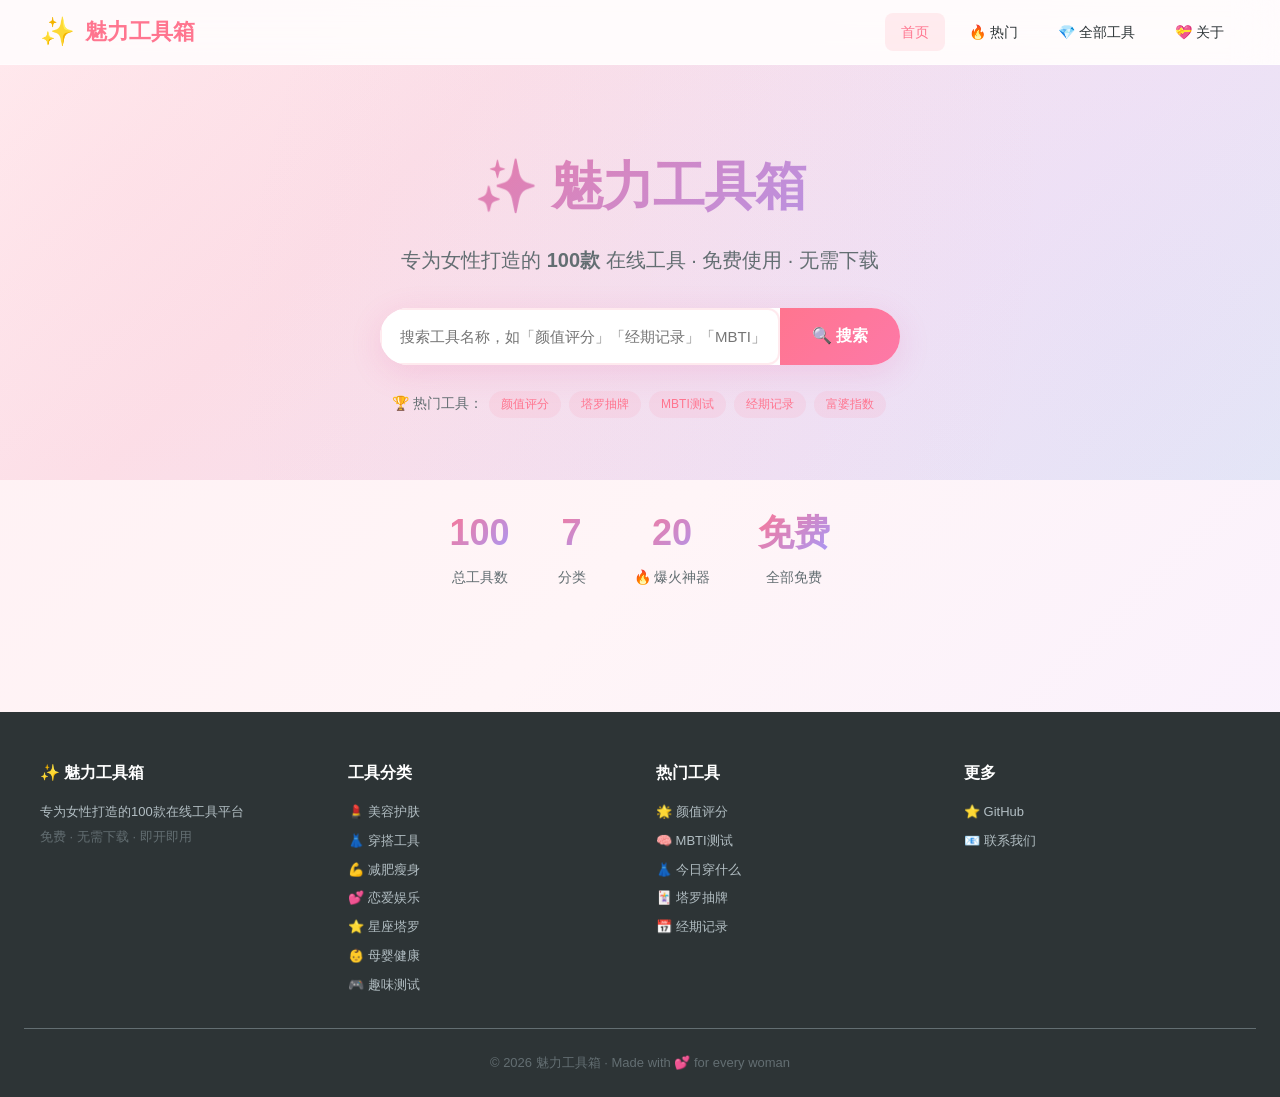
<file: index.html>
<!DOCTYPE html>
<html lang="zh-CN">
<head>
  <meta charset="UTF-8">
  <meta name="viewport" content="width=device-width, initial-scale=1.0">
  <title>魅力工具箱 ✨ - 专为女性打造的100款在线工具</title>
  <meta name="description" content="魅力工具箱 - 专为女性打造的100款在线工具平台，涵盖美容护肤、穿搭、减肥、恋爱、星座塔罗、母婴健康、趣味测试等类别。免费使用，无需下载。">
  <meta name="keywords" content="女性工具,在线工具,AI工具,美容护肤,穿搭推荐,减肥工具,星座测试,MBTI,塔罗占卜,经期记录">
  
  <!-- Favicon with inline SVG -->
  <link rel="icon" href="data:image/svg+xml,<svg xmlns='http://www.w3.org/2000/svg' viewBox='0 0 100 100'><text y='.9em' font-size='90'>✨</text></svg>">
  
  <!-- Open Graph -->
  <meta property="og:title" content="魅力工具箱 - 100款女性在线工具">
  <meta property="og:description" content="专为女性打造的100款在线工具，美容护肤、穿搭推荐、减肥瘦身、恋爱测试、星座塔罗一应俱全！">
  <meta property="og:type" content="website">
  
  <!-- Styles -->
  <link rel="stylesheet" href="src/styles/app.css">
</head>
<body>

<!-- ===== Navigation ===== -->
<nav class="navbar">
  <div class="navbar-inner">
    <a href="/" class="logo">
      <span class="logo-icon">✨</span>
      魅力工具箱
    </a>
    <button class="menu-toggle" onclick="toggleMenu()" aria-label="菜单">☰</button>
    <div class="nav-links" id="navLinks">
      <a href="#" class="active" data-nav="home">首页</a>
      <a href="#hot" data-nav="hot">🔥 热门</a>
      <a href="#categories">💎 全部工具</a>
      <a href="#about">💝 关于</a>
    </div>
  </div>
</nav>

<!-- ===== Hero Section ===== -->
<section class="hero">
  <div class="hero-content">
    <h1>✨ 魅力工具箱</h1>
    <p>专为女性打造的 <strong>100款</strong> 在线工具 · 免费使用 · 无需下载</p>
    
    <div class="search-box">
      <input type="text" id="searchInput" placeholder="搜索工具名称，如「颜值评分」「经期记录」「MBTI」...">
      <button onclick="App.handleSearch(document.getElementById('searchInput').value)">🔍 搜索</button>
    </div>
    
    <div style="margin-top:16px;font-size:14px;color:var(--text-light);">
      🏆 热门工具：
      <span class="tag" style="cursor:pointer;" onclick="App.openGoldenTool(91)">颜值评分</span>
      <span class="tag" style="cursor:pointer;" onclick="App.openGoldenTool(74)">塔罗抽牌</span>
      <span class="tag" style="cursor:pointer;" onclick="App.openGoldenTool(95)">MBTI测试</span>
      <span class="tag" style="cursor:pointer;" onclick="App.openGoldenTool(81)">经期记录</span>
      <span class="tag" style="cursor:pointer;" onclick="App.openGoldenTool(96)">富婆指数</span>
    </div>
  </div>
</section>

<!-- ===== Stats Bar ===== -->
<div class="stats-bar">
  <div class="stat-item">
    <div class="num">100</div>
    <div class="label">总工具数</div>
  </div>
  <div class="stat-item">
    <div class="num">7</div>
    <div class="label">分类</div>
  </div>
  <div class="stat-item">
    <div class="num">20</div>
    <div class="label">🔥 爆火神器</div>
  </div>
  <div class="stat-item">
    <div class="num">免费</div>
    <div class="label">全部免费</div>
  </div>
</div>

<!-- ===== Tab System ===== -->
<div class="tabs-container">
  <div id="tabsContainer"></div>
</div>

<!-- ===== Tool Modal ===== -->
<div class="modal-overlay" id="toolModal">
  <div class="modal-content" style="position:relative;">
    <button class="modal-close modal-close-btn" style="position:absolute;top:16px;right:16px;background:none;border:none;font-size:28px;cursor:pointer;color:var(--text-muted);">✕</button>
    <div id="modal-tool-content"></div>
  </div>
</div>

<!-- ===== Footer ===== -->
<footer class="footer">
  <div class="footer-inner">
    <div>
      <h3>✨ 魅力工具箱</h3>
      <p style="font-size:13px;color:#b2bec3;margin-top:8px;">专为女性打造的100款在线工具平台</p>
      <p style="font-size:13px;color:#636e72;margin-top:4px;">免费 · 无需下载 · 即开即用</p>
    </div>
    <div>
      <h3>工具分类</h3>
      <a href="#" onclick="App.switchTab('beauty');return false;">💄 美容护肤</a>
      <a href="#" onclick="App.switchTab('fashion');return false;">👗 穿搭工具</a>
      <a href="#" onclick="App.switchTab('fitness');return false;">💪 减肥瘦身</a>
      <a href="#" onclick="App.switchTab('love');return false;">💕 恋爱娱乐</a>
      <a href="#" onclick="App.switchTab('astrology');return false;">⭐ 星座塔罗</a>
      <a href="#" onclick="App.switchTab('health');return false;">👶 母婴健康</a>
      <a href="#" onclick="App.switchTab('fun');return false;">🎮 趣味测试</a>
    </div>
    <div>
      <h3>热门工具</h3>
      <a href="#" onclick="App.openGoldenTool(91);return false;">🌟 颜值评分</a>
      <a href="#" onclick="App.openGoldenTool(95);return false;">🧠 MBTI测试</a>
      <a href="#" onclick="App.openGoldenTool(22);return false;">👗 今日穿什么</a>
      <a href="#" onclick="App.openGoldenTool(74);return false;">🃏 塔罗抽牌</a>
      <a href="#" onclick="App.openGoldenTool(81);return false;">📅 经期记录</a>
    </div>
    <div>
      <h3>更多</h3>
      <a href="https://github.com" target="_blank">⭐ GitHub</a>
      <a href="mailto:hello@example.com">📧 联系我们</a>
    </div>
  </div>
  <div class="footer-bottom">
    © 2026 魅力工具箱 · Made with 💕 for every woman
  </div>
</footer>

<!-- ===== Scripts ===== -->
<script type="module">
  import App from './src/app.js';
  
  // 全局暴露App
  window.App = App;
  
  // DOM Ready
  document.addEventListener('DOMContentLoaded', () => {
    App.init();
  });
</script>

<script>
  // 导航菜单切换
  function toggleMenu() {
    document.getElementById('navLinks').classList.toggle('open');
  }
  
  // 平滑滚动
  document.querySelectorAll('a[href^="#"]').forEach(anchor => {
    anchor.addEventListener('click', function(e) {
      const href = this.getAttribute('href');
      if (href && href.startsWith('#') && href.length > 1) {
        const target = document.querySelector(href);
        if (target) {
          e.preventDefault();
          target.scrollIntoView({ behavior: 'smooth' });
        }
      }
    });
  });
</script>

</body>
</html>
</file>
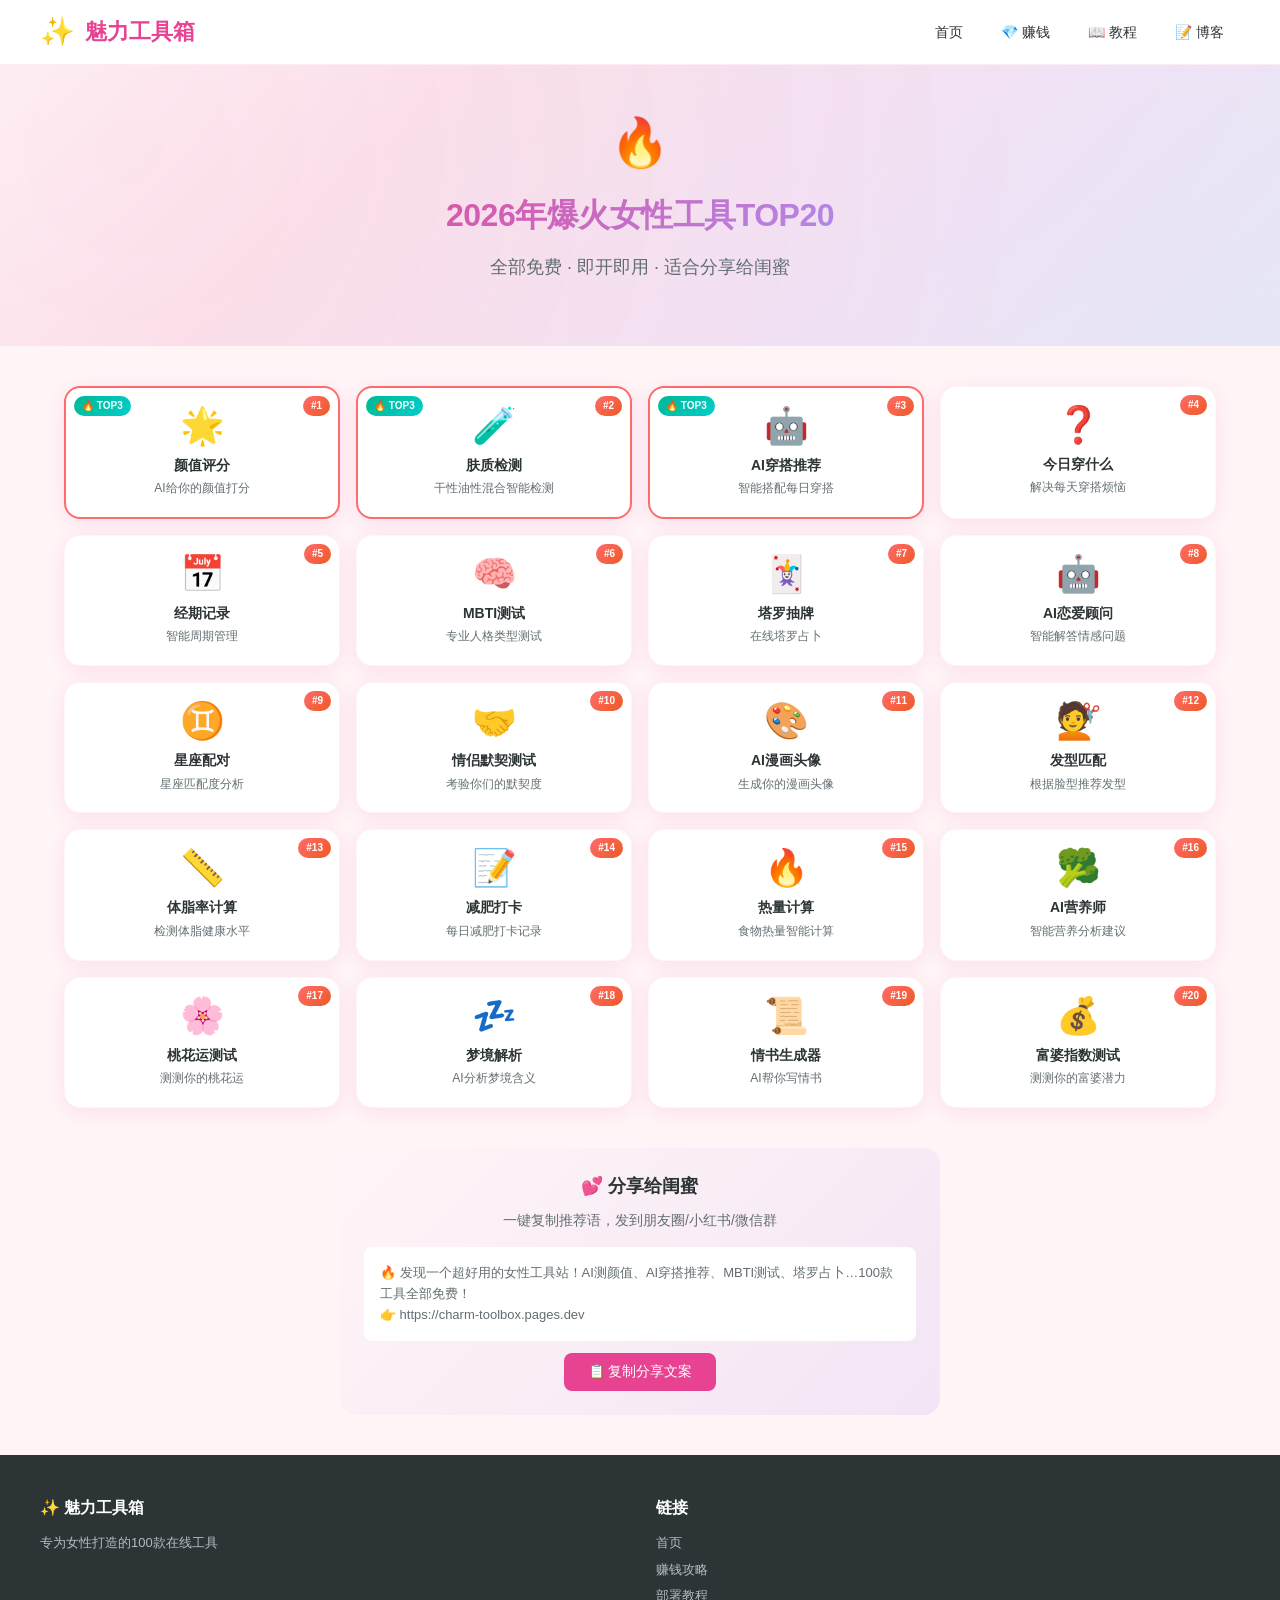
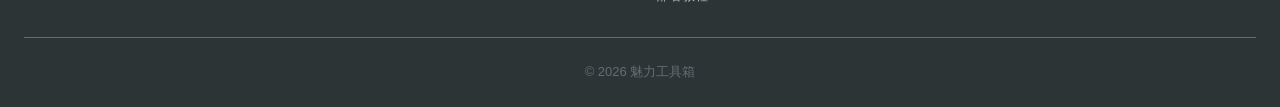
<file: hot20.html>
<!DOCTYPE html>
<html lang="zh-CN">
<head>
  <meta charset="UTF-8">
  <meta name="viewport" content="width=device-width, initial-scale=1.0">
  <title>🔥 免费女性工具TOP20 - 魅力工具箱</title>
  <meta name="description" content="2026年最火的20款免费女性在线工具！AI颜值评分、AI穿搭推荐、MBTI测试、塔罗占卜、经期记录…全部免费！">
  <meta property="og:title" content="🔥 免费女性工具TOP20">
  <meta property="og:description" content="AI颜值评分、AI穿搭推荐、MBTI测试、富婆指数…20款爆火免费工具！">
  <meta property="og:type" content="website">
  <meta name="twitter:card" content="summary_large_image">
  <link rel="stylesheet" href="css/style.css">
  <link rel="icon" href="data:image/svg+xml,<svg xmlns=%22http://www.w3.org/2000/svg%22 viewBox=%220 0 100 100%22><text y=%22.9em%22 font-size=%2290%22>🔥</text></svg>">
</head>
<body>

<nav class="navbar">
  <div class="navbar-inner">
    <a href="/" class="logo"><span class="logo-icon">✨</span> 魅力工具箱</a>
    <button class="menu-toggle" onclick="document.getElementById('navLinks').classList.toggle('open')">☰</button>
    <div class="nav-links" id="navLinks">
      <a href="/">首页</a>
      <a href="/pages/money.html">💎 赚钱</a>
      <a href="/pages/guide.html">📖 教程</a>
      <a href="/pages/blog.html">📝 博客</a>
    </div>
  </div>
</nav>

<section class="hero" style="padding:40px 24px;">
  <div class="hero-content">
    <div style="font-size:48px;margin-bottom:8px;">🔥</div>
    <h1 style="font-size:32px;">2026年爆火女性工具TOP20</h1>
    <p>全部免费 · 即开即用 · 适合分享给闺蜜</p>
  </div>
</section>

<div class="section">
  <div class="tool-grid hot-grid" id="viralGrid"></div>
</div>

<div style="max-width:600px;margin:0 auto 40px;padding:24px;background:linear-gradient(135deg,#fff5f7,#f3e5f5);border-radius:var(--radius);text-align:center;">
  <h3 style="font-size:18px;margin-bottom:8px;">💕 分享给闺蜜</h3>
  <p style="font-size:14px;color:var(--text-light);margin-bottom:16px;">一键复制推荐语，发到朋友圈/小红书/微信群</p>
  <div style="background:white;border-radius:8px;padding:16px;font-size:13px;color:var(--text-light);text-align:left;margin-bottom:12px;">
    🔥 发现一个超好用的女性工具站！AI测颜值、AI穿搭推荐、MBTI测试、塔罗占卜…100款工具全部免费！<br>
    👉 https://charm-toolbox.pages.dev
  </div>
  <button onclick="navigator.clipboard.writeText('🔥 发现一个超好用的女性工具站！AI测颜值、AI穿搭推荐、MBTI测试、塔罗占卜…100款工具全部免费！\n👉 https://charm-toolbox.pages.dev').then(()=>{this.textContent='✅ 已复制！';setTimeout(()=>{this.textContent='📋 复制分享文案'},2000)})" style="padding:10px 24px;background:var(--primary);color:white;border:none;border-radius:8px;cursor:pointer;font-size:14px;">
    📋 复制分享文案
  </button>
</div>

<footer class="footer">
  <div class="footer-inner">
    <div><h3>✨ 魅力工具箱</h3><p style="font-size:13px;color:#b2bec3;">专为女性打造的100款在线工具</p></div>
    <div><h3>链接</h3><a href="/">首页</a><a href="/pages/money.html">赚钱攻略</a><a href="/pages/guide.html">部署教程</a></div>
  </div>
  <div class="footer-bottom">© 2026 魅力工具箱</div>
</footer>

<script src="js/data.js"></script>
<script>
function renderViralTools() {
  const all = getAllTools();
  const hotIds = TOOLS_DATA.hotTools;
  const items = hotIds.map(id => all.find(t => t.id === id)).filter(Boolean);
  
  const grid = document.getElementById('viralGrid');
  grid.innerHTML = items.map((t, i) => `
    <a href="javascript:void(0)" class="tool-card" onclick="showTool(${t.id})" style="${i < 3 ? 'border:2px solid #ff6b6b;' : ''}">
      <span class="hot-tag">#${i+1}</span>
      ${i < 3 ? '<span class="new-tag">🔥 TOP3</span>' : ''}
      <div class="icon">${t.icon}</div>
      <div class="name">${t.name}</div>
      <div class="desc">${t.desc}</div>
    </a>
  `).join('');
}

function showTool(id) {
  const all = getAllTools();
  const tool = all.find(t => t.id === id);
  if (!tool) return;
  
  const modal = document.createElement('div');
  modal.className = 'modal-overlay open';
  modal.onclick = function(e) { if (e.target === this) document.body.removeChild(modal); };
  modal.innerHTML = `
    <div class="modal-content">
      <button class="modal-close" onclick="document.body.removeChild(this.closest('.modal-overlay'))">✕</button>
      <div class="icon-big">${tool.icon}</div>
      <h2>${tool.name} 🔥</h2>
      <p>📂 ${tool.category} · ${tool.desc}</p>
      <ul class="features">
        ${tool.features.map(f => '<li>'+f+'</li>').join('')}
      </ul>
      <button class="btn-primary" onclick="document.body.removeChild(this.closest('.modal-overlay'))">✨ 马上去用！</button>
    </div>
  `;
  document.body.appendChild(modal);
  document.body.style.overflow = 'hidden';
  
  modal.querySelector('.modal-close').addEventListener('click', function() {
    document.body.removeChild(modal);
    document.body.style.overflow = '';
  });
}

document.addEventListener('DOMContentLoaded', renderViralTools);
</script>
</body>
</html>
</file>
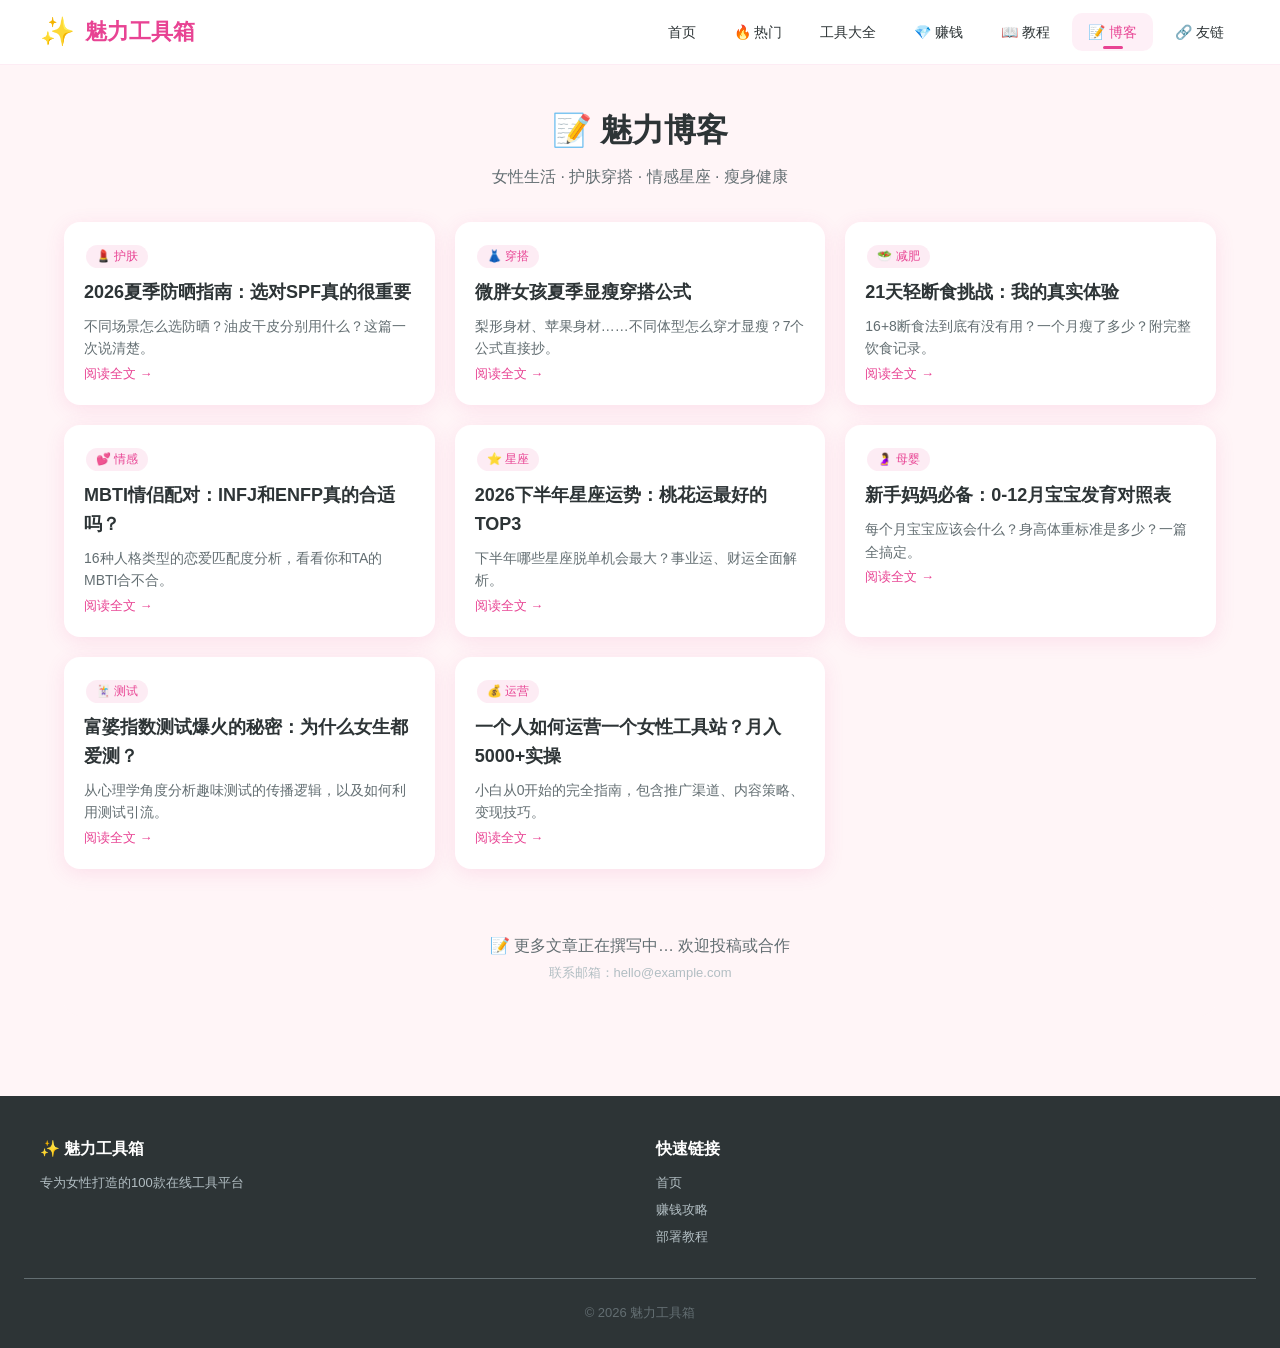
<file: pages/blog.html>
<!DOCTYPE html>
<html lang="zh-CN">
<head>
  <meta charset="UTF-8">
  <meta name="viewport" content="width=device-width, initial-scale=1.0">
  <title>博客 - 魅力工具箱</title>
  <meta name="description" content="魅力工具箱博客 - 女性生活技巧、护肤秘籍、穿搭指南、减肥知识、星座运势。">
  <link rel="stylesheet" href="../css/style.css">
  <link rel="icon" href="data:image/svg+xml,<svg xmlns=%22http://www.w3.org/2000/svg%22 viewBox=%220 0 100 100%22><text y=%22.9em%22 font-size=%2290%22>📝</text></svg>">
</head>
<body>

<nav class="navbar">
  <div class="navbar-inner">
    <a href="../" class="logo"><span class="logo-icon">✨</span> 魅力工具箱</a>
    <button class="menu-toggle" onclick="document.getElementById('navLinks').classList.toggle('open')">☰</button>
    <div class="nav-links" id="navLinks">
      <a href="../">首页</a>
      <a href="../#hot">🔥 热门</a>
      <a href="../#categories">工具大全</a>
      <a href="money.html">💎 赚钱</a>
      <a href="guide.html">📖 教程</a>
      <a href="blog.html" class="active">📝 博客</a>
      <a href="links.html">🔗 友链</a>
    </div>
  </div>
</nav>

<div class="section">
  <h1 style="text-align:center;font-size:32px;margin-bottom:8px;">📝 魅力博客</h1>
  <p style="text-align:center;color:var(--text-light);margin-bottom:32px;">女性生活 · 护肤穿搭 · 情感星座 · 瘦身健康</p>

  <div style="display:grid;grid-template-columns:repeat(auto-fill,minmax(300px,1fr));gap:20px;">

    <article style="background:white;border-radius:var(--radius);overflow:hidden;box-shadow:var(--shadow);">
      <div style="padding:20px;">
        <span class="tag">💄 护肤</span>
        <h3 style="font-size:18px;margin:8px 0;">2026夏季防晒指南：选对SPF真的很重要</h3>
        <p style="font-size:14px;color:var(--text-light);">不同场景怎么选防晒？油皮干皮分别用什么？这篇一次说清楚。</p>
        <a href="#" style="color:var(--primary);text-decoration:none;font-size:13px;">阅读全文 →</a>
      </div>
    </article>

    <article style="background:white;border-radius:var(--radius);overflow:hidden;box-shadow:var(--shadow);">
      <div style="padding:20px;">
        <span class="tag">👗 穿搭</span>
        <h3 style="font-size:18px;margin:8px 0;">微胖女孩夏季显瘦穿搭公式</h3>
        <p style="font-size:14px;color:var(--text-light);">梨形身材、苹果身材……不同体型怎么穿才显瘦？7个公式直接抄。</p>
        <a href="#" style="color:var(--primary);text-decoration:none;font-size:13px;">阅读全文 →</a>
      </div>
    </article>

    <article style="background:white;border-radius:var(--radius);overflow:hidden;box-shadow:var(--shadow);">
      <div style="padding:20px;">
        <span class="tag">🥗 减肥</span>
        <h3 style="font-size:18px;margin:8px 0;">21天轻断食挑战：我的真实体验</h3>
        <p style="font-size:14px;color:var(--text-light);">16+8断食法到底有没有用？一个月瘦了多少？附完整饮食记录。</p>
        <a href="#" style="color:var(--primary);text-decoration:none;font-size:13px;">阅读全文 →</a>
      </div>
    </article>

    <article style="background:white;border-radius:var(--radius);overflow:hidden;box-shadow:var(--shadow);">
      <div style="padding:20px;">
        <span class="tag">💕 情感</span>
        <h3 style="font-size:18px;margin:8px 0;">MBTI情侣配对：INFJ和ENFP真的合适吗？</h3>
        <p style="font-size:14px;color:var(--text-light);">16种人格类型的恋爱匹配度分析，看看你和TA的MBTI合不合。</p>
        <a href="#" style="color:var(--primary);text-decoration:none;font-size:13px;">阅读全文 →</a>
      </div>
    </article>

    <article style="background:white;border-radius:var(--radius);overflow:hidden;box-shadow:var(--shadow);">
      <div style="padding:20px;">
        <span class="tag">⭐ 星座</span>
        <h3 style="font-size:18px;margin:8px 0;">2026下半年星座运势：桃花运最好的TOP3</h3>
        <p style="font-size:14px;color:var(--text-light);">下半年哪些星座脱单机会最大？事业运、财运全面解析。</p>
        <a href="#" style="color:var(--primary);text-decoration:none;font-size:13px;">阅读全文 →</a>
      </div>
    </article>

    <article style="background:white;border-radius:var(--radius);overflow:hidden;box-shadow:var(--shadow);">
      <div style="padding:20px;">
        <span class="tag">🤰 母婴</span>
        <h3 style="font-size:18px;margin:8px 0;">新手妈妈必备：0-12月宝宝发育对照表</h3>
        <p style="font-size:14px;color:var(--text-light);">每个月宝宝应该会什么？身高体重标准是多少？一篇全搞定。</p>
        <a href="#" style="color:var(--primary);text-decoration:none;font-size:13px;">阅读全文 →</a>
      </div>
    </article>

    <article style="background:white;border-radius:var(--radius);overflow:hidden;box-shadow:var(--shadow);">
      <div style="padding:20px;">
        <span class="tag">🃏 测试</span>
        <h3 style="font-size:18px;margin:8px 0;">富婆指数测试爆火的秘密：为什么女生都爱测？</h3>
        <p style="font-size:14px;color:var(--text-light);">从心理学角度分析趣味测试的传播逻辑，以及如何利用测试引流。</p>
        <a href="#" style="color:var(--primary);text-decoration:none;font-size:13px;">阅读全文 →</a>
      </div>
    </article>

    <article style="background:white;border-radius:var(--radius);overflow:hidden;box-shadow:var(--shadow);">
      <div style="padding:20px;">
        <span class="tag">💰 运营</span>
        <h3 style="font-size:18px;margin:8px 0;">一个人如何运营一个女性工具站？月入5000+实操</h3>
        <p style="font-size:14px;color:var(--text-light);">小白从0开始的完全指南，包含推广渠道、内容策略、变现技巧。</p>
        <a href="#" style="color:var(--primary);text-decoration:none;font-size:13px;">阅读全文 →</a>
      </div>
    </article>

  </div>

  <div style="text-align:center;margin-top:32px;padding:32px;background:var(--bg);border-radius:var(--radius);">
    <p style="color:var(--text-light);">📝 更多文章正在撰写中… 欢迎投稿或合作</p>
    <p style="font-size:13px;color:var(--text-muted);margin-top:4px;">联系邮箱：hello@example.com</p>
  </div>
</div>

<footer class="footer">
  <div class="footer-inner">
    <div><h3>✨ 魅力工具箱</h3><p style="font-size:13px;color:#b2bec3;">专为女性打造的100款在线工具平台</p></div>
    <div><h3>快速链接</h3><a href="../">首页</a><a href="money.html">赚钱攻略</a><a href="guide.html">部署教程</a></div>
  </div>
  <div class="footer-bottom">© 2026 魅力工具箱</div>
</footer>
</body>
</html>
</file>
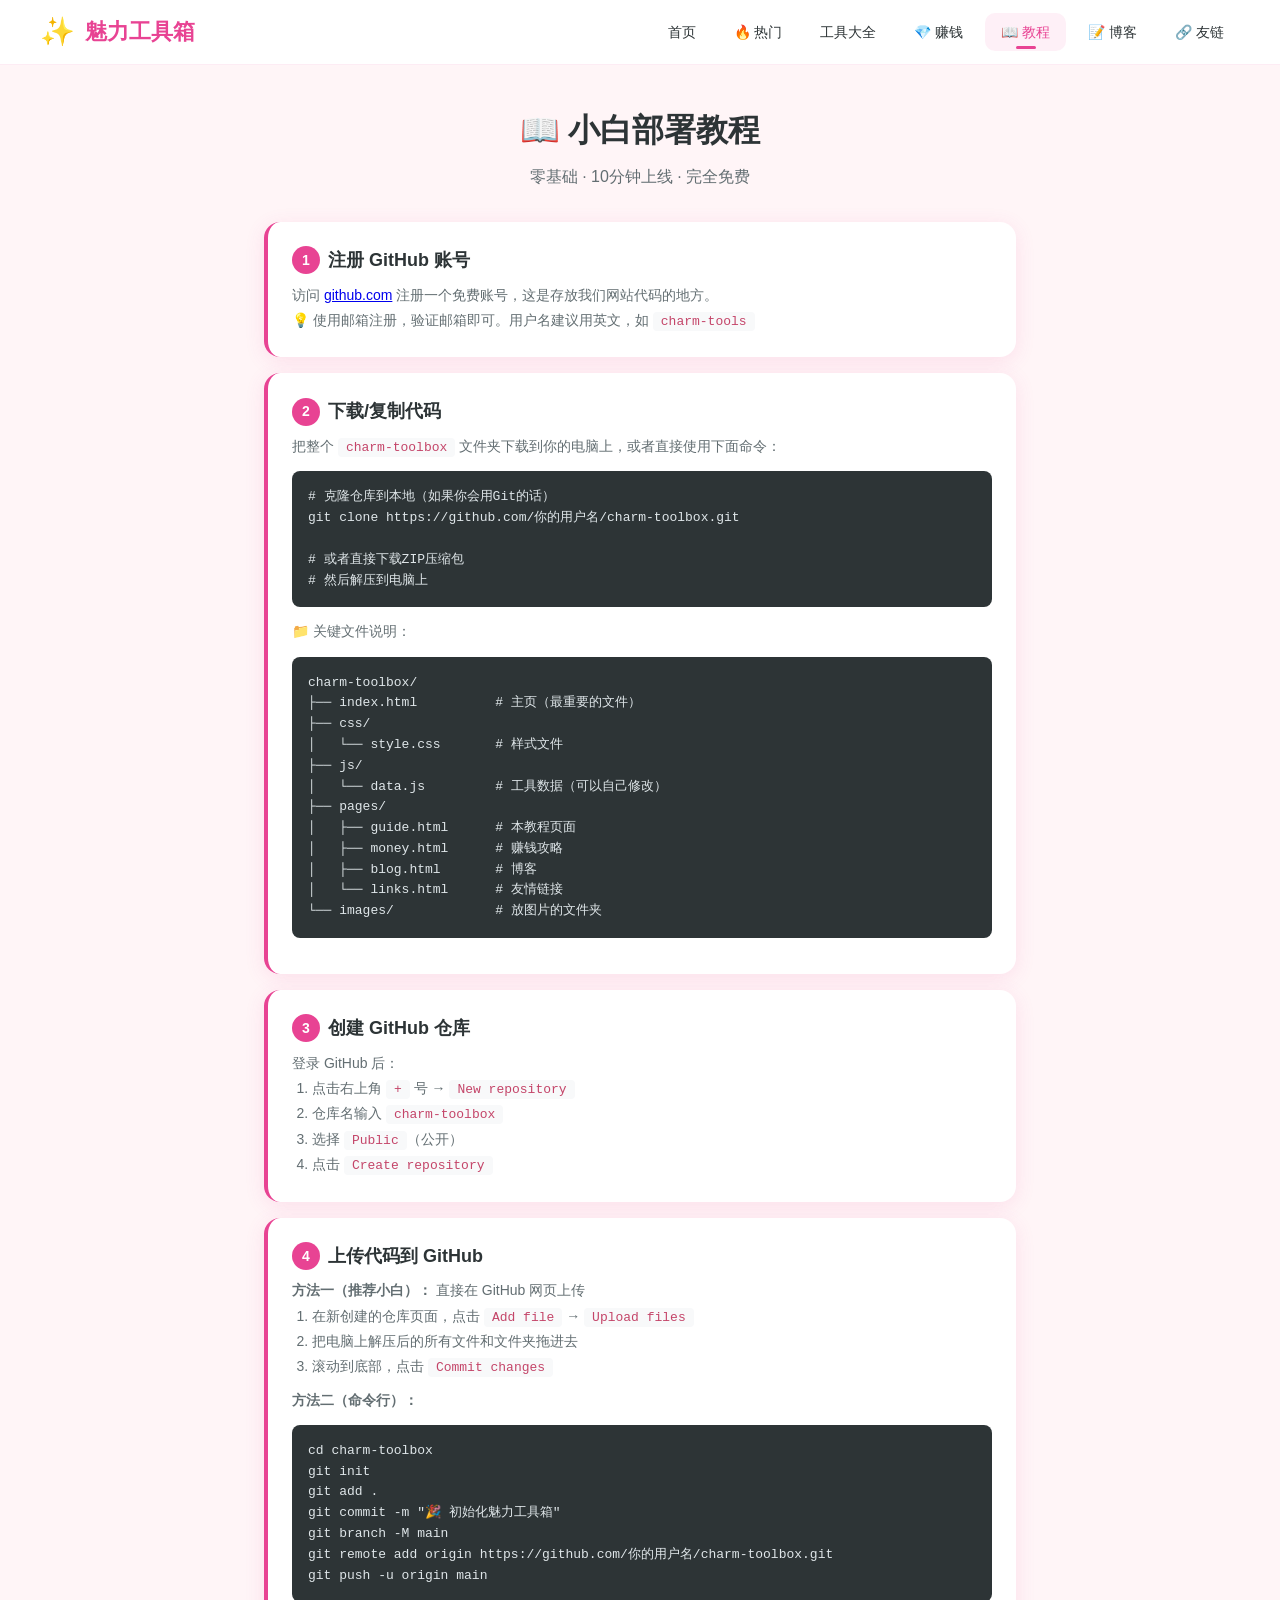
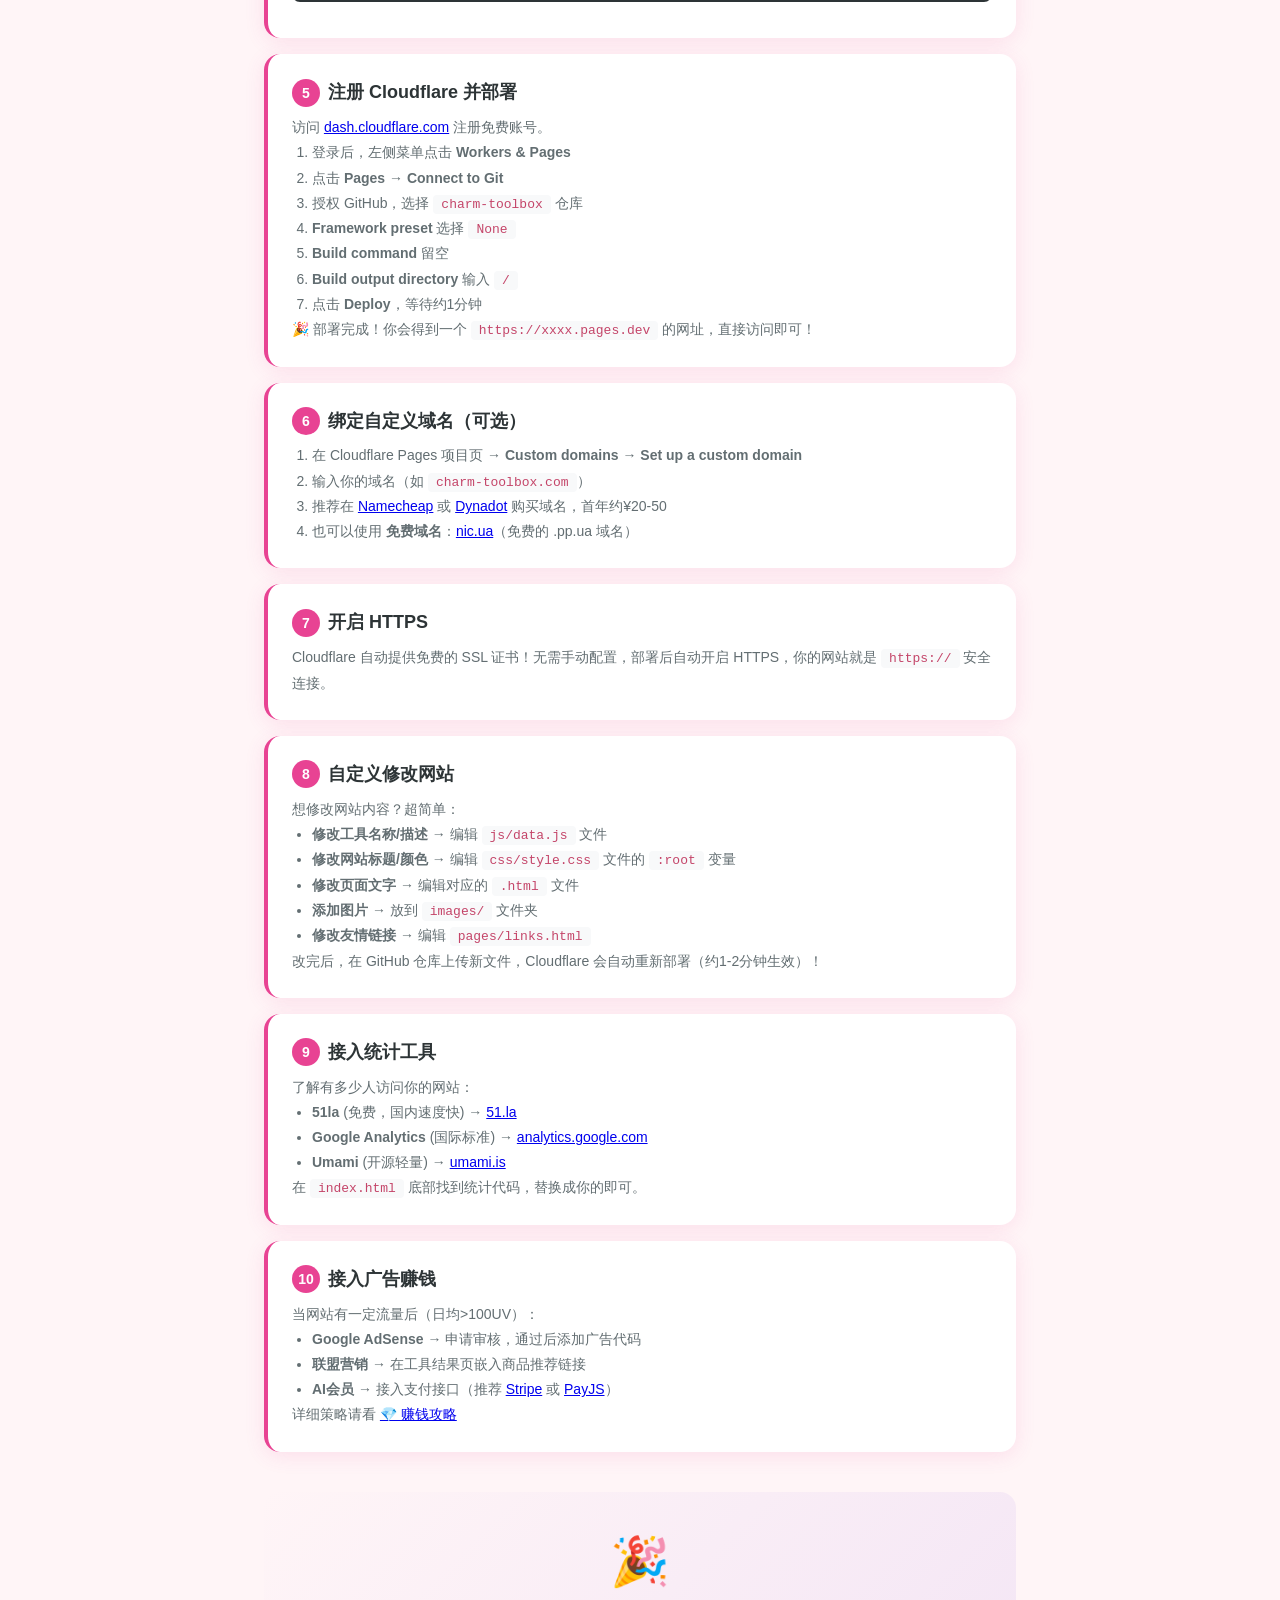
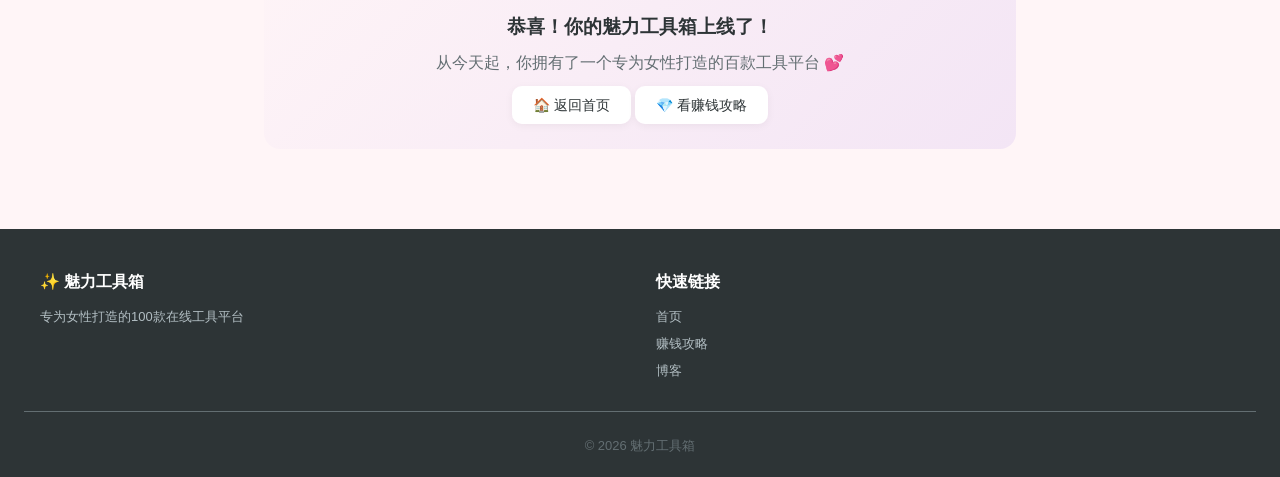
<file: pages/guide.html>
<!DOCTYPE html>
<html lang="zh-CN">
<head>
  <meta charset="UTF-8">
  <meta name="viewport" content="width=device-width, initial-scale=1.0">
  <title>小白部署教程 - 魅力工具箱</title>
  <meta name="description" content="魅力工具箱零基础部署教程，10分钟免费上线网站。Cloudflare Pages + 免费域名。">
  <link rel="stylesheet" href="../css/style.css">
  <link rel="icon" href="data:image/svg+xml,<svg xmlns=%22http://www.w3.org/2000/svg%22 viewBox=%220 0 100 100%22><text y=%22.9em%22 font-size=%2290%22>📖</text></svg>">
</head>
<body>

<nav class="navbar">
  <div class="navbar-inner">
    <a href="../" class="logo"><span class="logo-icon">✨</span> 魅力工具箱</a>
    <button class="menu-toggle" onclick="document.getElementById('navLinks').classList.toggle('open')">☰</button>
    <div class="nav-links" id="navLinks">
      <a href="../">首页</a>
      <a href="../#hot">🔥 热门</a>
      <a href="../#categories">工具大全</a>
      <a href="money.html">💎 赚钱</a>
      <a href="guide.html" class="active">📖 教程</a>
      <a href="blog.html">📝 博客</a>
      <a href="links.html">🔗 友链</a>
    </div>
  </div>
</nav>

<div class="guide-section">
  <h1 style="text-align:center;font-size:32px;margin-bottom:8px;">📖 小白部署教程</h1>
  <p style="text-align:center;color:var(--text-light);margin-bottom:32px;">零基础 · 10分钟上线 · 完全免费</p>

  <div class="guide-step">
    <h3><span class="step-num">1</span> 注册 GitHub 账号</h3>
    <p>访问 <a href="https://github.com" target="_blank">github.com</a> 注册一个免费账号，这是存放我们网站代码的地方。</p>
    <p>💡 使用邮箱注册，验证邮箱即可。用户名建议用英文，如 <code>charm-tools</code></p>
  </div>

  <div class="guide-step">
    <h3><span class="step-num">2</span> 下载/复制代码</h3>
    <p>把整个 <code>charm-toolbox</code> 文件夹下载到你的电脑上，或者直接使用下面命令：</p>
    <pre># 克隆仓库到本地（如果你会用Git的话）
git clone https://github.com/你的用户名/charm-toolbox.git

# 或者直接下载ZIP压缩包
# 然后解压到电脑上</pre>
    <p>📁 关键文件说明：</p>
    <pre>charm-toolbox/
├── index.html          # 主页（最重要的文件）
├── css/
│   └── style.css       # 样式文件
├── js/
│   └── data.js         # 工具数据（可以自己修改）
├── pages/
│   ├── guide.html      # 本教程页面
│   ├── money.html      # 赚钱攻略
│   ├── blog.html       # 博客
│   └── links.html      # 友情链接
└── images/             # 放图片的文件夹</pre>
  </div>

  <div class="guide-step">
    <h3><span class="step-num">3</span> 创建 GitHub 仓库</h3>
    <p>登录 GitHub 后：</p>
    <ol style="margin-left:20px;color:var(--text-light);">
      <li>点击右上角 <code>+</code> 号 → <code>New repository</code></li>
      <li>仓库名输入 <code>charm-toolbox</code></li>
      <li>选择 <code>Public</code>（公开）</li>
      <li>点击 <code>Create repository</code></li>
    </ol>
  </div>

  <div class="guide-step">
    <h3><span class="step-num">4</span> 上传代码到 GitHub</h3>
    <p><strong>方法一（推荐小白）：</strong> 直接在 GitHub 网页上传</p>
    <ol style="margin-left:20px;color:var(--text-light);">
      <li>在新创建的仓库页面，点击 <code>Add file</code> → <code>Upload files</code></li>
      <li>把电脑上解压后的所有文件和文件夹拖进去</li>
      <li>滚动到底部，点击 <code>Commit changes</code></li>
    </ol>
    <p style="margin-top:8px;"><strong>方法二（命令行）：</strong></p>
    <pre>cd charm-toolbox
git init
git add .
git commit -m "🎉 初始化魅力工具箱"
git branch -M main
git remote add origin https://github.com/你的用户名/charm-toolbox.git
git push -u origin main</pre>
  </div>

  <div class="guide-step">
    <h3><span class="step-num">5</span> 注册 Cloudflare 并部署</h3>
    <p>访问 <a href="https://dash.cloudflare.com/" target="_blank">dash.cloudflare.com</a> 注册免费账号。</p>
    <ol style="margin-left:20px;color:var(--text-light);">
      <li>登录后，左侧菜单点击 <strong>Workers & Pages</strong></li>
      <li>点击 <strong>Pages</strong> → <strong>Connect to Git</strong></li>
      <li>授权 GitHub，选择 <code>charm-toolbox</code> 仓库</li>
      <li><strong>Framework preset</strong> 选择 <code>None</code></li>
      <li><strong>Build command</strong> 留空</li>
      <li><strong>Build output directory</strong> 输入 <code>/</code></li>
      <li>点击 <strong>Deploy</strong>，等待约1分钟</li>
    </ol>
    <p>🎉 部署完成！你会得到一个 <code>https://xxxx.pages.dev</code> 的网址，直接访问即可！</p>
  </div>

  <div class="guide-step">
    <h3><span class="step-num">6</span> 绑定自定义域名（可选）</h3>
    <ol style="margin-left:20px;color:var(--text-light);">
      <li>在 Cloudflare Pages 项目页 → <strong>Custom domains</strong> → <strong>Set up a custom domain</strong></li>
      <li>输入你的域名（如 <code>charm-toolbox.com</code>）</li>
      <li>推荐在 <a href="https://www.namecheap.com/" target="_blank">Namecheap</a> 或 <a href="https://www.dynadot.com/" target="_blank">Dynadot</a> 购买域名，首年约¥20-50</li>
      <li>也可以使用 <strong>免费域名</strong>：<a href="https://nic.ua/" target="_blank">nic.ua</a>（免费的 .pp.ua 域名）</li>
    </ol>
  </div>

  <div class="guide-step">
    <h3><span class="step-num">7</span> 开启 HTTPS</h3>
    <p>Cloudflare 自动提供免费的 SSL 证书！无需手动配置，部署后自动开启 HTTPS，你的网站就是 <code>https://</code> 安全连接。</p>
  </div>

  <div class="guide-step">
    <h3><span class="step-num">8</span> 自定义修改网站</h3>
    <p>想修改网站内容？超简单：</p>
    <ul style="margin-left:20px;color:var(--text-light);">
      <li><strong>修改工具名称/描述</strong> → 编辑 <code>js/data.js</code> 文件</li>
      <li><strong>修改网站标题/颜色</strong> → 编辑 <code>css/style.css</code> 文件的 <code>:root</code> 变量</li>
      <li><strong>修改页面文字</strong> → 编辑对应的 <code>.html</code> 文件</li>
      <li><strong>添加图片</strong> → 放到 <code>images/</code> 文件夹</li>
      <li><strong>修改友情链接</strong> → 编辑 <code>pages/links.html</code></li>
    </ul>
    <p>改完后，在 GitHub 仓库上传新文件，Cloudflare 会自动重新部署（约1-2分钟生效）！</p>
  </div>

  <div class="guide-step">
    <h3><span class="step-num">9</span> 接入统计工具</h3>
    <p>了解有多少人访问你的网站：</p>
    <ul style="margin-left:20px;color:var(--text-light);">
      <li><strong>51la</strong> (免费，国内速度快) → <a href="https://www.51.la/" target="_blank">51.la</a></li>
      <li><strong>Google Analytics</strong> (国际标准) → <a href="https://analytics.google.com/" target="_blank">analytics.google.com</a></li>
      <li><strong>Umami</strong> (开源轻量) → <a href="https://umami.is/" target="_blank">umami.is</a></li>
    </ul>
    <p>在 <code>index.html</code> 底部找到统计代码，替换成你的即可。</p>
  </div>

  <div class="guide-step">
    <h3><span class="step-num">10</span> 接入广告赚钱</h3>
    <p>当网站有一定流量后（日均>100UV）：</p>
    <ul style="margin-left:20px;color:var(--text-light);">
      <li><strong>Google AdSense</strong> → 申请审核，通过后添加广告代码</li>
      <li><strong>联盟营销</strong> → 在工具结果页嵌入商品推荐链接</li>
      <li><strong>AI会员</strong> → 接入支付接口（推荐 <a href="https://stripe.com/" target="_blank">Stripe</a> 或 <a href="https://www.payjs.cn/" target="_blank">PayJS</a>）</li>
    </ul>
    <p>详细策略请看 <a href="money.html">💎 赚钱攻略</a></p>
  </div>

  <div style="text-align:center;margin-top:40px;padding:32px;background:linear-gradient(135deg,#fff5f7,#f3e5f5);border-radius:var(--radius);">
    <div style="font-size:48px;margin-bottom:12px;">🎉</div>
    <h3>恭喜！你的魅力工具箱上线了！</h3>
    <p style="color:var(--text-light);margin-top:8px;">从今天起，你拥有了一个专为女性打造的百款工具平台 💕</p>
    <div style="margin-top:16px;">
      <a href="../" class="friend-link-item">🏠 返回首页</a>
      <a href="money.html" class="friend-link-item">💎 看赚钱攻略</a>
    </div>
  </div>
</div>

<footer class="footer">
  <div class="footer-inner">
    <div><h3>✨ 魅力工具箱</h3><p style="font-size:13px;color:#b2bec3;">专为女性打造的100款在线工具平台</p></div>
    <div><h3>快速链接</h3><a href="../">首页</a><a href="money.html">赚钱攻略</a><a href="blog.html">博客</a></div>
  </div>
  <div class="footer-bottom">© 2026 魅力工具箱</div>
</footer>
</body>
</html>
</file>
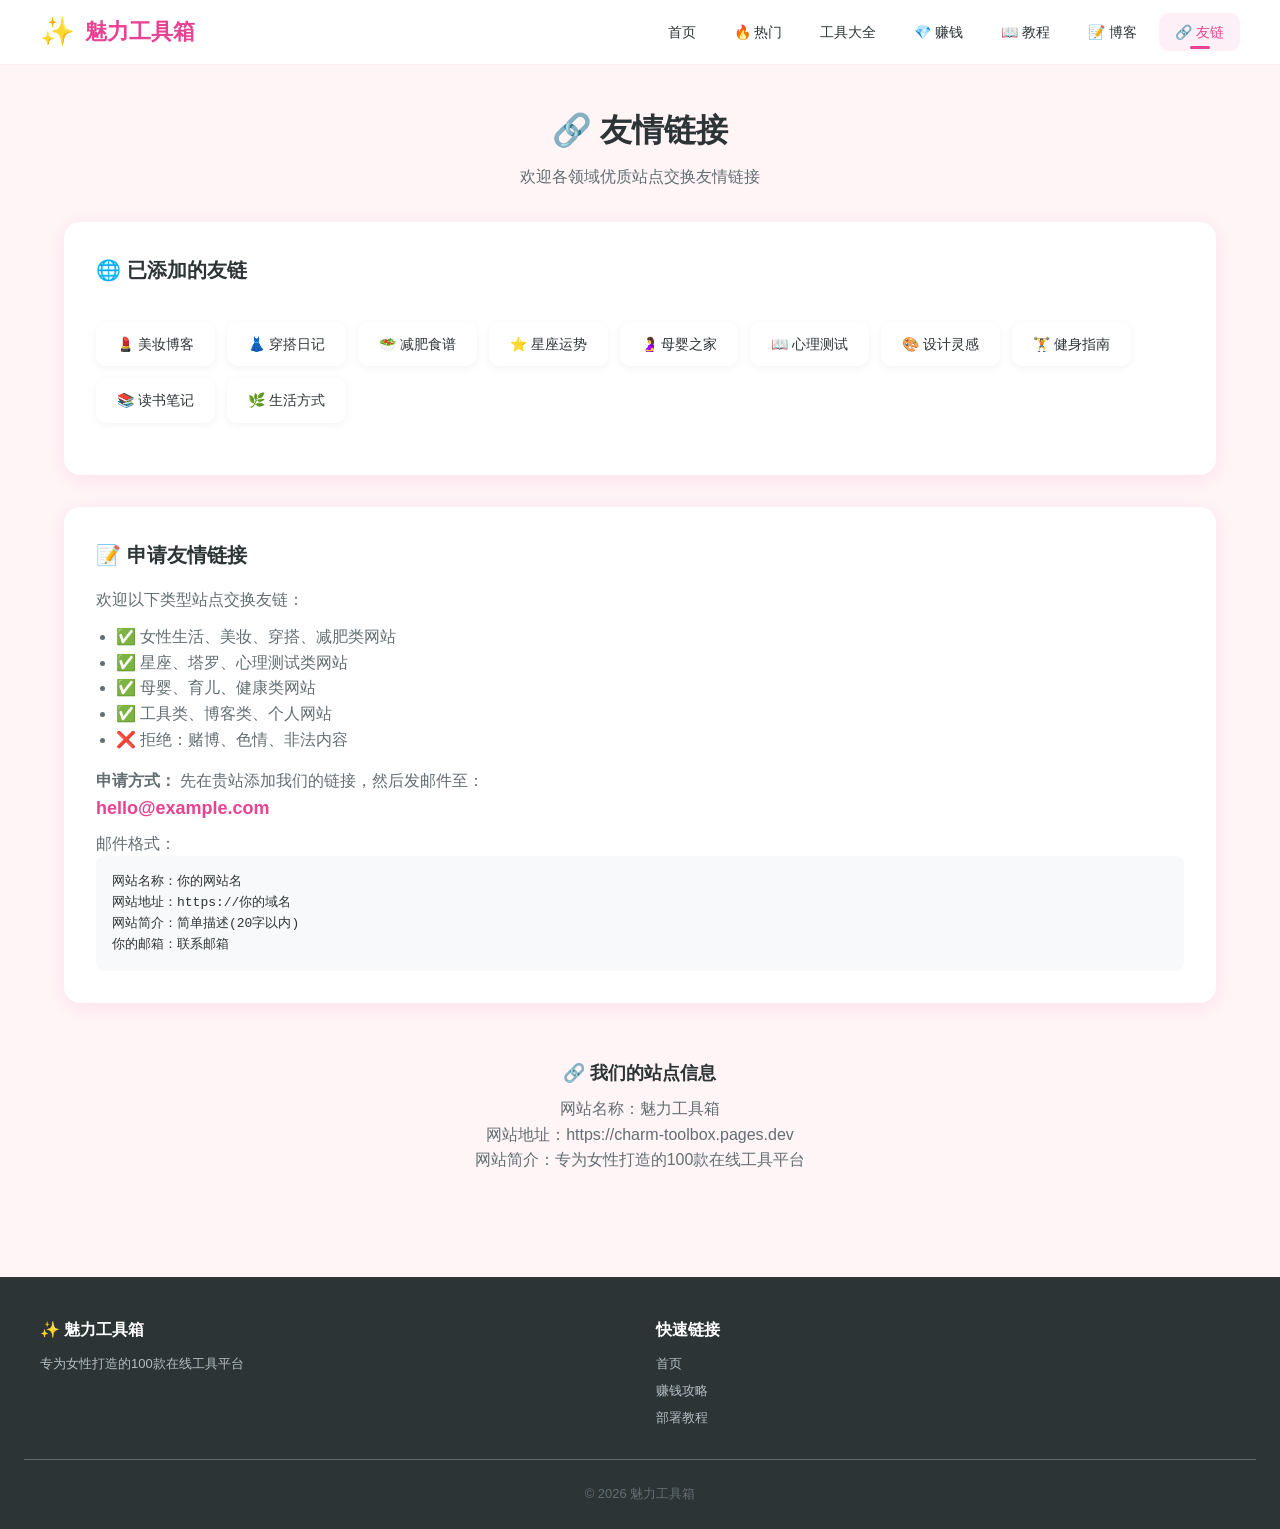
<file: pages/links.html>
<!DOCTYPE html>
<html lang="zh-CN">
<head>
  <meta charset="UTF-8">
  <meta name="viewport" content="width=device-width, initial-scale=1.0">
  <title>友情链接 - 魅力工具箱</title>
  <meta name="description" content="魅力工具箱友情链接页面，欢迎交换友链。专注于女性工具、美妆、穿搭、星座、母婴等领域。">
  <link rel="stylesheet" href="../css/style.css">
  <link rel="icon" href="data:image/svg+xml,<svg xmlns=%22http://www.w3.org/2000/svg%22 viewBox=%220 0 100 100%22><text y=%22.9em%22 font-size=%2290%22>🔗</text></svg>">
</head>
<body>

<nav class="navbar">
  <div class="navbar-inner">
    <a href="../" class="logo"><span class="logo-icon">✨</span> 魅力工具箱</a>
    <button class="menu-toggle" onclick="document.getElementById('navLinks').classList.toggle('open')">☰</button>
    <div class="nav-links" id="navLinks">
      <a href="../">首页</a>
      <a href="../#hot">🔥 热门</a>
      <a href="../#categories">工具大全</a>
      <a href="money.html">💎 赚钱</a>
      <a href="guide.html">📖 教程</a>
      <a href="blog.html">📝 博客</a>
      <a href="links.html" class="active">🔗 友链</a>
    </div>
  </div>
</nav>

<div class="section">
  <h1 style="text-align:center;font-size:32px;margin-bottom:8px;">🔗 友情链接</h1>
  <p style="text-align:center;color:var(--text-light);margin-bottom:32px;">欢迎各领域优质站点交换友情链接</p>

  <div style="background:white;border-radius:var(--radius);padding:32px;box-shadow:var(--shadow);margin-bottom:32px;">
    <h2 style="font-size:20px;margin-bottom:16px;">🌐 已添加的友链</h2>
    <div class="friend-links" style="justify-content:flex-start;">
      <a href="https://www.example.com" target="_blank" rel="noopener" class="friend-link-item">💄 美妆博客</a>
      <a href="https://www.example.com" target="_blank" rel="noopener" class="friend-link-item">👗 穿搭日记</a>
      <a href="https://www.example.com" target="_blank" rel="noopener" class="friend-link-item">🥗 减肥食谱</a>
      <a href="https://www.example.com" target="_blank" rel="noopener" class="friend-link-item">⭐ 星座运势</a>
      <a href="https://www.example.com" target="_blank" rel="noopener" class="friend-link-item">🤰 母婴之家</a>
      <a href="https://www.example.com" target="_blank" rel="noopener" class="friend-link-item">📖 心理测试</a>
      <a href="https://www.example.com" target="_blank" rel="noopener" class="friend-link-item">🎨 设计灵感</a>
      <a href="https://www.example.com" target="_blank" rel="noopener" class="friend-link-item">🏋️ 健身指南</a>
      <a href="https://www.example.com" target="_blank" rel="noopener" class="friend-link-item">📚 读书笔记</a>
      <a href="https://www.example.com" target="_blank" rel="noopener" class="friend-link-item">🌿 生活方式</a>
    </div>
  </div>

  <div style="background:white;border-radius:var(--radius);padding:32px;box-shadow:var(--shadow);">
    <h2 style="font-size:20px;margin-bottom:16px;">📝 申请友情链接</h2>
    <p style="color:var(--text-light);margin-bottom:12px;">欢迎以下类型站点交换友链：</p>
    <ul style="margin-left:20px;color:var(--text-light);margin-bottom:16px;">
      <li>✅ 女性生活、美妆、穿搭、减肥类网站</li>
      <li>✅ 星座、塔罗、心理测试类网站</li>
      <li>✅ 母婴、育儿、健康类网站</li>
      <li>✅ 工具类、博客类、个人网站</li>
      <li>❌ 拒绝：赌博、色情、非法内容</li>
    </ul>
    <p style="color:var(--text-light);"><strong>申请方式：</strong> 先在贵站添加我们的链接，然后发邮件至：</p>
    <p style="font-size:18px;color:var(--primary);font-weight:600;">hello@example.com</p>
    <p style="color:var(--text-light);margin-top:8px;">邮件格式：</p>
    <pre style="background:#f8f9fa;padding:16px;border-radius:8px;font-size:13px;">
网站名称：你的网站名
网站地址：https://你的域名
网站简介：简单描述(20字以内)
你的邮箱：联系邮箱</pre>
  </div>

  <div style="margin-top:32px;padding:24px;background:var(--bg);border-radius:var(--radius);text-align:center;">
    <p style="font-size:18px;font-weight:600;">🔗 我们的站点信息</p>
    <p style="color:var(--text-light);margin-top:8px;">
      网站名称：魅力工具箱<br>
      网站地址：https://charm-toolbox.pages.dev<br>
      网站简介：专为女性打造的100款在线工具平台
    </p>
  </div>
</div>

<footer class="footer">
  <div class="footer-inner">
    <div><h3>✨ 魅力工具箱</h3><p style="font-size:13px;color:#b2bec3;">专为女性打造的100款在线工具平台</p></div>
    <div><h3>快速链接</h3><a href="../">首页</a><a href="money.html">赚钱攻略</a><a href="guide.html">部署教程</a></div>
  </div>
  <div class="footer-bottom">© 2026 魅力工具箱</div>
</footer>
</body>
</html>
</file>
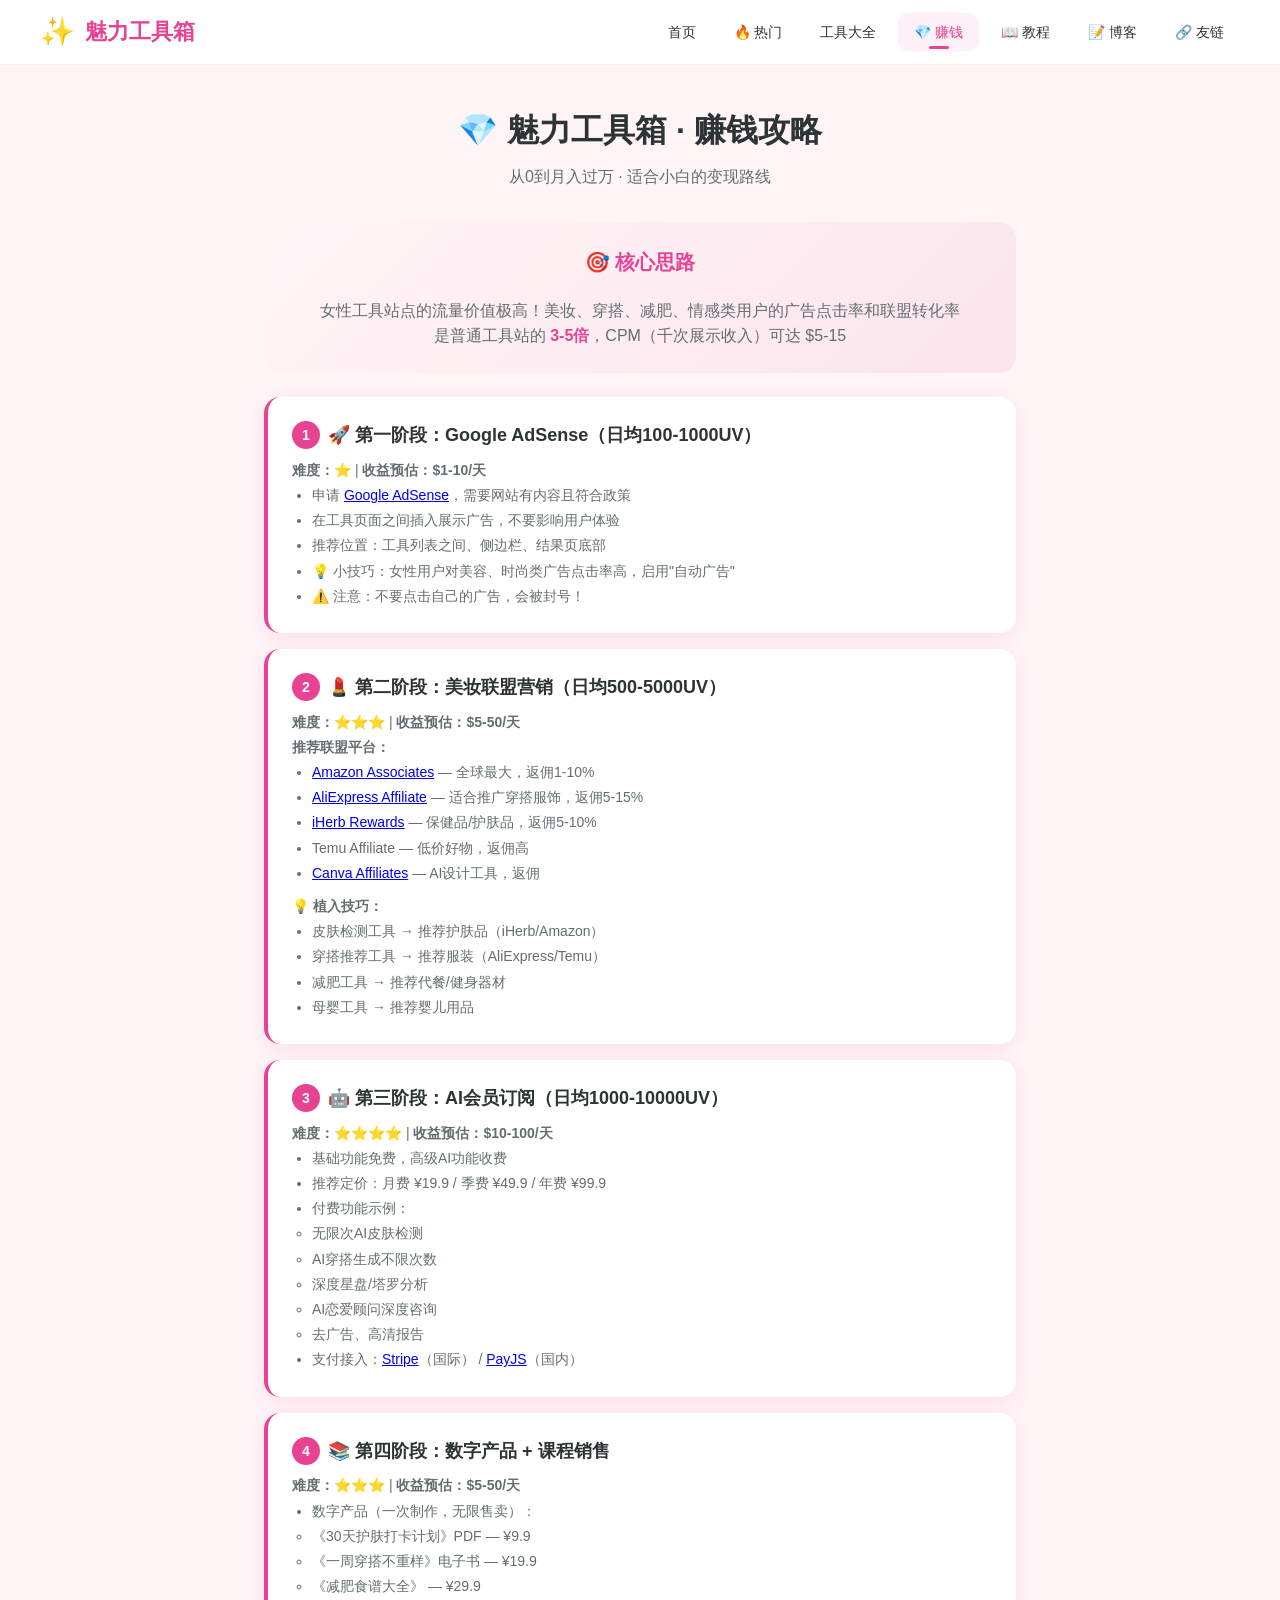
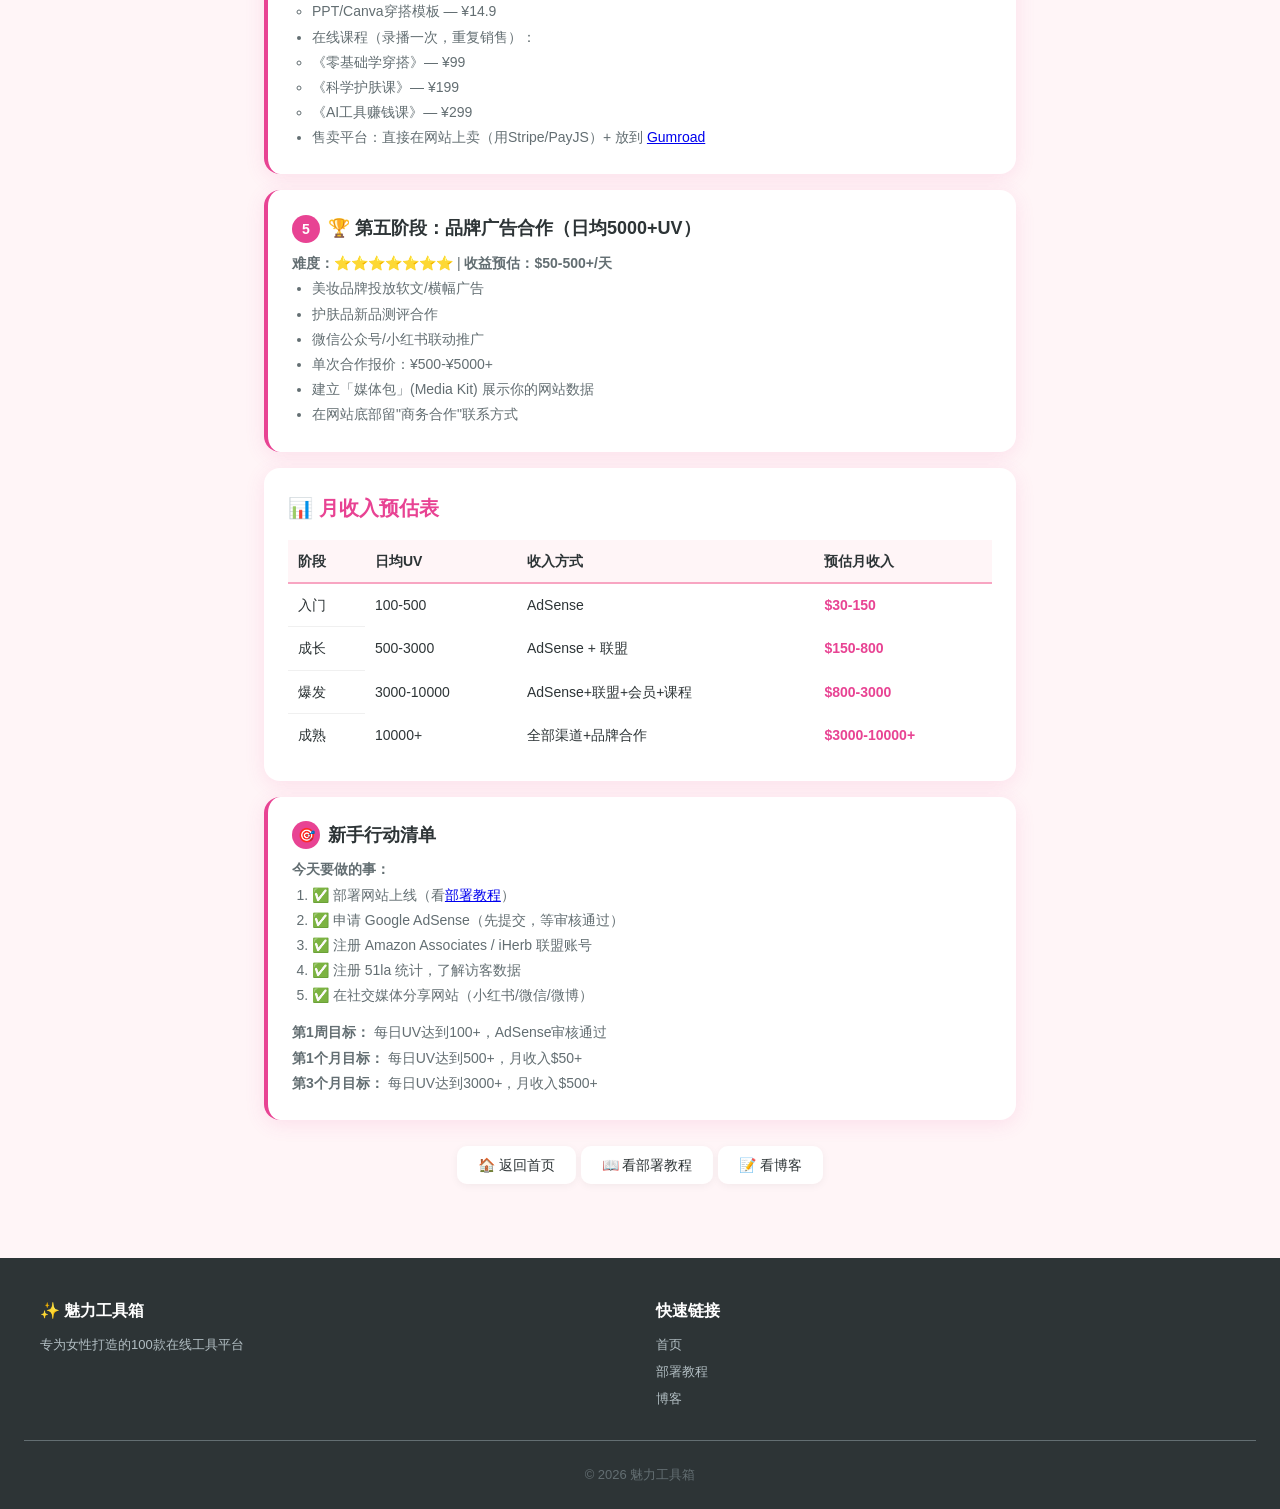
<file: pages/money.html>
<!DOCTYPE html>
<html lang="zh-CN">
<head>
  <meta charset="UTF-8">
  <meta name="viewport" content="width=device-width, initial-scale=1.0">
  <title>赚钱攻略 - 魅力工具箱</title>
  <meta name="description" content="魅力工具箱赚钱变现全攻略，AdSense、联盟营销、会员订阅、品牌合作，从0到月入过万。">
  <link rel="stylesheet" href="../css/style.css">
  <link rel="icon" href="data:image/svg+xml,<svg xmlns=%22http://www.w3.org/2000/svg%22 viewBox=%220 0 100 100%22><text y=%22.9em%22 font-size=%2290%22>💎</text></svg>">
</head>
<body>

<nav class="navbar">
  <div class="navbar-inner">
    <a href="../" class="logo"><span class="logo-icon">✨</span> 魅力工具箱</a>
    <button class="menu-toggle" onclick="document.getElementById('navLinks').classList.toggle('open')">☰</button>
    <div class="nav-links" id="navLinks">
      <a href="../">首页</a>
      <a href="../#hot">🔥 热门</a>
      <a href="../#categories">工具大全</a>
      <a href="money.html" class="active">💎 赚钱</a>
      <a href="guide.html">📖 教程</a>
      <a href="blog.html">📝 博客</a>
      <a href="links.html">🔗 友链</a>
    </div>
  </div>
</nav>

<div class="guide-section">
  <h1 style="text-align:center;font-size:32px;margin-bottom:8px;">💎 魅力工具箱 · 赚钱攻略</h1>
  <p style="text-align:center;color:var(--text-light);margin-bottom:32px;">从0到月入过万 · 适合小白的变现路线</p>

  <div style="background:linear-gradient(135deg,#fff5f7,#fce4ec);border-radius:var(--radius);padding:24px;margin-bottom:24px;text-align:center;">
    <h2 style="font-size:20px;color:var(--primary);">🎯 核心思路</h2>
    <p style="color:var(--text-light);margin-top:8px;">女性工具站点的流量价值极高！美妆、穿搭、减肥、情感类用户的广告点击率和联盟转化率<br>是普通工具站的 <strong style="color:var(--primary);">3-5倍</strong>，CPM（千次展示收入）可达 $5-15</p>
  </div>

  <div class="guide-step">
    <h3><span class="step-num">1</span> 🚀 第一阶段：Google AdSense（日均100-1000UV）</h3>
    <p><strong>难度：⭐</strong> | <strong>收益预估：$1-10/天</strong></p>
    <ul style="margin-left:20px;color:var(--text-light);">
      <li>申请 <a href="https://adsense.google.com/" target="_blank">Google AdSense</a>，需要网站有内容且符合政策</li>
      <li>在工具页面之间插入展示广告，不要影响用户体验</li>
      <li>推荐位置：工具列表之间、侧边栏、结果页底部</li>
      <li>💡 小技巧：女性用户对美容、时尚类广告点击率高，启用"自动广告"</li>
      <li>⚠️ 注意：不要点击自己的广告，会被封号！</li>
    </ul>
  </div>

  <div class="guide-step">
    <h3><span class="step-num">2</span> 💄 第二阶段：美妆联盟营销（日均500-5000UV）</h3>
    <p><strong>难度：⭐⭐⭐</strong> | <strong>收益预估：$5-50/天</strong></p>
    <p><strong>推荐联盟平台：</strong></p>
    <ul style="margin-left:20px;color:var(--text-light);">
      <li><a href="https://affiliate-program.amazon.com/" target="_blank">Amazon Associates</a> — 全球最大，返佣1-10%</li>
      <li><a href="https://portals.aliexpress.com/" target="_blank">AliExpress Affiliate</a> — 适合推广穿搭服饰，返佣5-15%</li>
      <li><a href="https://www.iherb.com/info/rewards" target="_blank">iHerb Rewards</a> — 保健品/护肤品，返佣5-10%</li>
      <li>Temu Affiliate — 低价好物，返佣高</li>
      <li><a href="https://www.canva.com/affiliates/" target="_blank">Canva Affiliates</a> — AI设计工具，返佣</li>
    </ul>
    <p style="margin-top:8px;"><strong>💡 植入技巧：</strong></p>
    <ul style="margin-left:20px;color:var(--text-light);">
      <li>皮肤检测工具 → 推荐护肤品（iHerb/Amazon）</li>
      <li>穿搭推荐工具 → 推荐服装（AliExpress/Temu）</li>
      <li>减肥工具 → 推荐代餐/健身器材</li>
      <li>母婴工具 → 推荐婴儿用品</li>
    </ul>
  </div>

  <div class="guide-step">
    <h3><span class="step-num">3</span> 🤖 第三阶段：AI会员订阅（日均1000-10000UV）</h3>
    <p><strong>难度：⭐⭐⭐⭐</strong> | <strong>收益预估：$10-100/天</strong></p>
    <ul style="margin-left:20px;color:var(--text-light);">
      <li>基础功能免费，高级AI功能收费</li>
      <li>推荐定价：月费 ¥19.9 / 季费 ¥49.9 / 年费 ¥99.9</li>
      <li>付费功能示例：
        <ul>
          <li>无限次AI皮肤检测</li>
          <li>AI穿搭生成不限次数</li>
          <li>深度星盘/塔罗分析</li>
          <li>AI恋爱顾问深度咨询</li>
          <li>去广告、高清报告</li>
        </ul>
      </li>
      <li>支付接入：<a href="https://stripe.com/" target="_blank">Stripe</a>（国际） / <a href="https://www.payjs.cn/" target="_blank">PayJS</a>（国内）</li>
    </ul>
  </div>

  <div class="guide-step">
    <h3><span class="step-num">4</span> 📚 第四阶段：数字产品 + 课程销售</h3>
    <p><strong>难度：⭐⭐⭐</strong> | <strong>收益预估：$5-50/天</strong></p>
    <ul style="margin-left:20px;color:var(--text-light);">
      <li>数字产品（一次制作，无限售卖）：
        <ul>
          <li>《30天护肤打卡计划》PDF — ¥9.9</li>
          <li>《一周穿搭不重样》电子书 — ¥19.9</li>
          <li>《减肥食谱大全》 — ¥29.9</li>
          <li>PPT/Canva穿搭模板 — ¥14.9</li>
        </ul>
      </li>
      <li>在线课程（录播一次，重复销售）：
        <ul>
          <li>《零基础学穿搭》— ¥99</li>
          <li>《科学护肤课》— ¥199</li>
          <li>《AI工具赚钱课》— ¥299</li>
        </ul>
      </li>
      <li>售卖平台：直接在网站上卖（用Stripe/PayJS）+ 放到 <a href="https://gumroad.com/" target="_blank">Gumroad</a></li>
    </ul>
  </div>

  <div class="guide-step">
    <h3><span class="step-num">5</span> 🏆 第五阶段：品牌广告合作（日均5000+UV）</h3>
    <p><strong>难度：⭐⭐⭐⭐⭐⭐⭐</strong> | <strong>收益预估：$50-500+/天</strong></p>
    <ul style="margin-left:20px;color:var(--text-light);">
      <li>美妆品牌投放软文/横幅广告</li>
      <li>护肤品新品测评合作</li>
      <li>微信公众号/小红书联动推广</li>
      <li>单次合作报价：¥500-¥5000+</li>
      <li>建立「媒体包」(Media Kit) 展示你的网站数据</li>
      <li>在网站底部留"商务合作"联系方式</li>
    </ul>
  </div>

  <!-- 收入预估表 -->
  <div style="background:white;border-radius:var(--radius);padding:24px;margin-bottom:16px;box-shadow:var(--shadow);">
    <h2 style="font-size:20px;margin-bottom:16px;color:var(--primary);">📊 月收入预估表</h2>
    <div style="overflow-x:auto;">
      <table style="width:100%;border-collapse:collapse;font-size:14px;">
        <thead>
          <tr style="background:var(--bg);">
            <th style="padding:10px;text-align:left;border-bottom:2px solid var(--primary-light);">阶段</th>
            <th style="padding:10px;text-align:left;border-bottom:2px solid var(--primary-light);">日均UV</th>
            <th style="padding:10px;text-align:left;border-bottom:2px solid var(--primary-light);">收入方式</th>
            <th style="padding:10px;text-align:left;border-bottom:2px solid var(--primary-light);">预估月收入</th>
          </tr>
        </thead>
        <tbody>
          <tr><td style="padding:10px;border-bottom:1px solid #f0f0f0;">入门</td><td style="padding:10px;">100-500</td><td style="padding:10px;">AdSense</td><td style="padding:10px;color:var(--primary);font-weight:600;">$30-150</td></tr>
          <tr><td style="padding:10px;border-bottom:1px solid #f0f0f0;">成长</td><td style="padding:10px;">500-3000</td><td style="padding:10px;">AdSense + 联盟</td><td style="padding:10px;color:var(--primary);font-weight:600;">$150-800</td></tr>
          <tr><td style="padding:10px;border-bottom:1px solid #f0f0f0;">爆发</td><td style="padding:10px;">3000-10000</td><td style="padding:10px;">AdSense+联盟+会员+课程</td><td style="padding:10px;color:var(--primary);font-weight:600;">$800-3000</td></tr>
          <tr><td style="padding:10px;">成熟</td><td style="padding:10px;">10000+</td><td style="padding:10px;">全部渠道+品牌合作</td><td style="padding:10px;color:var(--primary);font-weight:600;">$3000-10000+</td></tr>
        </tbody>
      </table>
    </div>
  </div>

  <div class="guide-step">
    <h3><span class="step-num">🎯</span> 新手行动清单</h3>
    <p><strong>今天要做的事：</strong></p>
    <ol style="margin-left:20px;color:var(--text-light);">
      <li>✅ 部署网站上线（看<a href="guide.html">部署教程</a>）</li>
      <li>✅ 申请 Google AdSense（先提交，等审核通过）</li>
      <li>✅ 注册 Amazon Associates / iHerb 联盟账号</li>
      <li>✅ 注册 51la 统计，了解访客数据</li>
      <li>✅ 在社交媒体分享网站（小红书/微信/微博）</li>
    </ol>
    <p style="margin-top:12px;"><strong>第1周目标：</strong> 每日UV达到100+，AdSense审核通过</p>
    <p><strong>第1个月目标：</strong> 每日UV达到500+，月收入$50+</p>
    <p><strong>第3个月目标：</strong> 每日UV达到3000+，月收入$500+</p>
  </div>

  <div style="text-align:center;margin-top:32px;">
    <a href="../" class="friend-link-item">🏠 返回首页</a>
    <a href="guide.html" class="friend-link-item">📖 看部署教程</a>
    <a href="blog.html" class="friend-link-item">📝 看博客</a>
  </div>
</div>

<footer class="footer">
  <div class="footer-inner">
    <div><h3>✨ 魅力工具箱</h3><p style="font-size:13px;color:#b2bec3;">专为女性打造的100款在线工具平台</p></div>
    <div><h3>快速链接</h3><a href="../">首页</a><a href="guide.html">部署教程</a><a href="blog.html">博客</a></div>
  </div>
  <div class="footer-bottom">© 2026 魅力工具箱</div>
</footer>
</body>
</html>
</file>
<file: src/styles/app.css>
/* ===== 魅力工具箱 - 女性美学UI ===== */
/* 莫兰迪粉 + 薰衣草紫 + 玫瑰金 + 毛玻璃质感 */

/* ===== CSS Variables ===== */
:root {
  --primary: #ff758f;
  --primary-light: #ffb3c1;
  --primary-dark: #e84a6f;
  --secondary: #a29bfe;
  --secondary-light: #d5caff;
  --accent: #fd79a8;
  --rose-gold: #e8b4b8;
  --warm-peach: #fff0f3;
  
  --bg-gradient-1: #fff0f3;
  --bg-gradient-2: #fff5f7;
  --bg-gradient-3: #f8f0ff;
  
  --text: #2d3436;
  --text-light: #636e72;
  --text-muted: #b2bec3;
  
  --glass-bg: rgba(255, 255, 255, 0.65);
  --glass-border: rgba(255, 255, 255, 0.4);
  --glass-shadow: 0 8px 32px rgba(232, 67, 147, 0.12);
  --glass-hover: 0 12px 40px rgba(232, 67, 147, 0.2);
  
  --radius: 20px;
  --radius-sm: 12px;
  --radius-xs: 8px;
  
  --transition: all 0.3s cubic-bezier(0.4, 0, 0.2, 1);
}

/* ===== Base Styles ===== */
*, *::before, *::after {
  margin: 0;
  padding: 0;
  box-sizing: border-box;
}

body {
  font-family: -apple-system, BlinkMacSystemFont, 'PingFang SC', 'Microsoft YaHei', sans-serif;
  background: linear-gradient(135deg, var(--bg-gradient-1) 0%, var(--bg-gradient-2) 50%, var(--bg-gradient-3) 100%);
  color: var(--text);
  min-height: 100vh;
  line-height: 1.6;
  overflow-x: hidden;
}

/* ===== Navigation ===== */
.navbar {
  background: var(--glass-bg);
  backdrop-filter: blur(20px);
  -webkit-backdrop-filter: blur(20px);
  border-bottom: 1px solid var(--glass-border);
  position: sticky;
  top: 0;
  z-index: 1000;
  padding: 0 24px;
}

.navbar-inner {
  max-width: 1200px;
  margin: 0 auto;
  display: flex;
  align-items: center;
  justify-content: space-between;
  height: 64px;
}

.navbar .logo {
  display: flex;
  align-items: center;
  gap: 10px;
  text-decoration: none;
  font-size: 22px;
  font-weight: 700;
  color: var(--primary);
}

.navbar .logo-icon {
  font-size: 28px;
}

.nav-links {
  display: flex;
  gap: 8px;
}

.nav-links a {
  text-decoration: none;
  color: var(--text);
  padding: 8px 16px;
  border-radius: var(--radius-xs);
  font-size: 14px;
  font-weight: 500;
  transition: var(--transition);
}

.nav-links a:hover, .nav-links a.active {
  background: rgba(255, 117, 143, 0.12);
  color: var(--primary);
}

.menu-toggle {
  display: none;
  background: none;
  border: none;
  font-size: 24px;
  cursor: pointer;
  padding: 8px;
}

/* ===== Hero Section ===== */
.hero {
  text-align: center;
  padding: 80px 24px 60px;
  background: linear-gradient(135deg, #fff0f3 0%, #fce4ec 30%, #f3e5f5 70%, #e8eaf6 100%);
  position: relative;
  overflow: hidden;
}

.hero::before {
  content: '';
  position: absolute;
  top: -50%;
  left: -50%;
  width: 200%;
  height: 200%;
  background: 
    radial-gradient(circle at 30% 40%, rgba(255, 117, 143, 0.08) 0%, transparent 50%),
    radial-gradient(circle at 70% 60%, rgba(162, 155, 254, 0.08) 0%, transparent 50%);
  animation: heroGlow 8s ease-in-out infinite alternate;
}

@keyframes heroGlow {
  0% { transform: translate(0,0) rotate(0deg); }
  100% { transform: translate(-20px,10px) rotate(2deg); }
}

.hero-content {
  position: relative;
  z-index: 1;
  max-width: 800px;
  margin: 0 auto;
}

.hero h1 {
  font-size: 52px;
  font-weight: 800;
  background: linear-gradient(135deg, var(--primary), var(--secondary));
  -webkit-background-clip: text;
  -webkit-text-fill-color: transparent;
  background-clip: text;
  margin-bottom: 16px;
  letter-spacing: -1px;
}

.hero p {
  font-size: 20px;
  color: var(--text-light);
  margin-bottom: 32px;
}

/* ===== Search Box ===== */
.search-box {
  display: flex;
  max-width: 520px;
  margin: 0 auto 24px;
  background: white;
  border-radius: 50px;
  box-shadow: 0 8px 32px rgba(232, 67, 147, 0.15);
  overflow: hidden;
  transition: var(--transition);
}

.search-box:focus-within {
  box-shadow: 0 12px 40px rgba(232, 67, 147, 0.25);
}

.search-box input {
  flex: 1;
  border: none;
  padding: 18px 28px;
  font-size: 16px;
  outline: none;
  background: transparent;
}

.search-box button {
  background: linear-gradient(135deg, var(--primary), var(--accent));
  border: none;
  color: white;
  padding: 18px 32px;
  cursor: pointer;
  font-size: 16px;
  font-weight: 600;
  transition: var(--transition);
}

.search-box button:hover {
  background: linear-gradient(135deg, var(--primary-dark), var(--primary));
}

/* ===== Stats Bar ===== */
.stats-bar {
  display: flex;
  justify-content: center;
  gap: 48px;
  padding: 24px;
  flex-wrap: wrap;
}

.stat-item {
  text-align: center;
}

.stat-item .num {
  font-size: 36px;
  font-weight: 800;
  background: linear-gradient(135deg, var(--primary), var(--secondary));
  -webkit-background-clip: text;
  -webkit-text-fill-color: transparent;
  background-clip: text;
}

.stat-item .label {
  font-size: 14px;
  color: var(--text-light);
  margin-top: 4px;
}

/* ===== Tab System ===== */
.tabs-container {
  max-width: 1200px;
  margin: 0 auto;
  padding: 0 24px 40px;
}

.tabs-header {
  display: flex;
  gap: 8px;
  padding: 8px;
  background: var(--glass-bg);
  backdrop-filter: blur(20px);
  border-radius: var(--radius);
  border: 1px solid var(--glass-border);
  overflow-x: auto;
  -webkit-overflow-scrolling: touch;
}

.tab-btn {
  display: flex;
  align-items: center;
  gap: 8px;
  padding: 12px 20px;
  background: transparent;
  border: none;
  border-radius: var(--radius-sm);
  font-size: 14px;
  font-weight: 500;
  color: var(--text-light);
  cursor: pointer;
  white-space: nowrap;
  transition: var(--transition);
}

.tab-btn:hover {
  background: rgba(255, 117, 143, 0.08);
  color: var(--primary);
}

.tab-btn.active {
  background: linear-gradient(135deg, var(--primary), var(--accent));
  color: white;
  box-shadow: 0 4px 16px rgba(255, 117, 143, 0.3);
}

.tab-btn .tab-icon {
  font-size: 18px;
}

.tab-content {
  display: none;
  padding: 32px 0;
  animation: fadeIn 0.4s ease;
}

.tab-content.active {
  display: block;
}

@keyframes fadeIn {
  from { opacity: 0; transform: translateY(10px); }
  to { opacity: 1; transform: translateY(0); }
}

/* ===== Section Styles ===== */
.section {
  max-width: 1200px;
  margin: 0 auto;
  padding: 40px 24px;
}

.section-header {
  display: flex;
  justify-content: space-between;
  align-items: center;
  margin-bottom: 24px;
}

.section-header h2 {
  font-size: 24px;
  font-weight: 700;
  display: flex;
  align-items: center;
  gap: 10px;
}

/* ===== Tool Cards ===== */
.tool-grid {
  display: grid;
  grid-template-columns: repeat(auto-fill, minmax(200px, 1fr));
  gap: 20px;
}

.tool-card {
  background: var(--glass-bg);
  backdrop-filter: blur(12px);
  -webkit-backdrop-filter: blur(12px);
  border: 1px solid var(--glass-border);
  border-radius: var(--radius);
  padding: 24px;
  text-align: center;
  cursor: pointer;
  transition: var(--transition);
  position: relative;
  overflow: hidden;
}

.tool-card::before {
  content: '';
  position: absolute;
  top: 0;
  left: 0;
  right: 0;
  height: 4px;
  background: linear-gradient(90deg, var(--primary), var(--secondary));
  opacity: 0;
  transition: var(--transition);
}

.tool-card:hover {
  transform: translateY(-6px);
  box-shadow: var(--glass-hover);
  border-color: var(--primary-light);
}

.tool-card:hover::before {
  opacity: 1;
}

.tool-card .hot-tag {
  position: absolute;
  top: 12px;
  right: 12px;
  background: linear-gradient(135deg, #ff6b6b, #ee5a24);
  color: white;
  font-size: 10px;
  font-weight: 700;
  padding: 4px 10px;
  border-radius: 20px;
}

.card-icon {
  font-size: 42px;
  margin-bottom: 12px;
}

.card-name {
  font-size: 15px;
  font-weight: 600;
  margin-bottom: 6px;
  color: var(--text);
}

.card-desc {
  font-size: 12px;
  color: var(--text-light);
  line-height: 1.4;
}

.card-footer {
  display: flex;
  gap: 6px;
  justify-content: center;
  margin-top: 12px;
  flex-wrap: wrap;
}

.feature-tag {
  font-size: 10px;
  padding: 3px 8px;
  background: rgba(255, 117, 143, 0.1);
  color: var(--primary);
  border-radius: 10px;
}

.card-category {
  font-size: 11px;
  color: var(--text-muted);
  margin-top: 8px;
}

/* ===== Golden Tools Section ===== */
.golden-tools {
  display: grid;
  grid-template-columns: repeat(auto-fit, minmax(340px, 1fr));
  gap: 24px;
}

.golden-card {
  background: var(--glass-bg);
  backdrop-filter: blur(16px);
  border: 1px solid var(--glass-border);
  border-radius: var(--radius);
  padding: 28px;
  cursor: pointer;
  transition: var(--transition);
}

.golden-card:hover {
  transform: translateY(-4px);
  box-shadow: var(--glass-hover);
}

.golden-card .card-icon {
  font-size: 48px;
  margin-bottom: 16px;
}

.golden-card .card-name {
  font-size: 18px;
  margin-bottom: 8px;
}

.golden-card .card-desc {
  font-size: 13px;
  margin-bottom: 16px;
}

/* ===== Tool Container ===== */
.tool-container {
  background: var(--glass-bg);
  backdrop-filter: blur(16px);
  border: 1px solid var(--glass-border);
  border-radius: var(--radius);
  padding: 32px;
  max-width: 700px;
  margin: 0 auto;
}

.tool-header {
  text-align: center;
  margin-bottom: 32px;
}

.tool-icon {
  font-size: 56px;
  margin-bottom: 16px;
}

.tool-title {
  font-size: 26px;
  font-weight: 700;
  margin-bottom: 8px;
  background: linear-gradient(135deg, var(--primary), var(--secondary));
  -webkit-background-clip: text;
  -webkit-text-fill-color: transparent;
  background-clip: text;
}

.tool-desc {
  font-size: 14px;
  color: var(--text-light);
}

/* ===== Form Inputs ===== */
.tool-inputs, .calc-fields, .tracker-form, .quiz-form {
  display: flex;
  flex-direction: column;
  gap: 20px;
  margin-bottom: 24px;
}

.input-group, .calc-field, .tracker-field {
  display: flex;
  flex-direction: column;
  gap: 8px;
}

.input-group label, .calc-field label, .tracker-field label {
  font-size: 14px;
  font-weight: 500;
  color: var(--text);
}

input[type="text"],
input[type="number"],
input[type="email"],
input[type="date"],
input[type="tel"],
textarea,
select {
  padding: 14px 18px;
  border: 2px solid rgba(255, 117, 143, 0.15);
  border-radius: var(--radius-sm);
  font-size: 15px;
  background: white;
  transition: var(--transition);
  outline: none;
}

input:focus, textarea:focus, select:focus {
  border-color: var(--primary);
  box-shadow: 0 0 0 4px rgba(255, 117, 143, 0.1);
}

textarea {
  resize: vertical;
  min-height: 100px;
}

/* ===== Radio & Checkbox ===== */
.radio-label, .checkbox-label {
  display: flex;
  align-items: center;
  gap: 10px;
  padding: 12px 16px;
  background: white;
  border: 2px solid rgba(255, 117, 143, 0.1);
  border-radius: var(--radius-sm);
  cursor: pointer;
  transition: var(--transition);
}

.radio-label:hover, .checkbox-label:hover {
  border-color: var(--primary-light);
}

.radio-label input, .checkbox-label input {
  width: 20px;
  height: 20px;
  accent-color: var(--primary);
}

/* ===== Range Slider ===== */
input[type="range"] {
  -webkit-appearance: none;
  width: 100%;
  height: 8px;
  background: linear-gradient(90deg, var(--primary-light), var(--secondary-light));
  border-radius: 4px;
  outline: none;
}

input[type="range"]::-webkit-slider-thumb {
  -webkit-appearance: none;
  width: 24px;
  height: 24px;
  background: white;
  border: 3px solid var(--primary);
  border-radius: 50%;
  cursor: pointer;
  box-shadow: 0 2px 8px rgba(0,0,0,0.15);
}

.range-value {
  font-size: 18px;
  font-weight: 700;
  color: var(--primary);
}

/* ===== Buttons ===== */
.tool-actions {
  display: flex;
  gap: 12px;
  justify-content: center;
  flex-wrap: wrap;
}

.btn-generate, .btn-calculate, .btn-quiz, .btn-checkin {
  display: flex;
  align-items: center;
  justify-content: center;
  gap: 8px;
  padding: 16px 36px;
  background: linear-gradient(135deg, var(--primary), var(--accent));
  color: white;
  border: none;
  border-radius: 50px;
  font-size: 16px;
  font-weight: 600;
  cursor: pointer;
  transition: var(--transition);
  box-shadow: 0 4px 16px rgba(255, 117, 143, 0.3);
}

.btn-generate:hover, .btn-calculate:hover, .btn-quiz:hover, .btn-checkin:hover {
  transform: translateY(-2px);
  box-shadow: 0 8px 24px rgba(255, 117, 143, 0.4);
}

.btn-reset, .btn-secondary {
  padding: 16px 28px;
  background: white;
  color: var(--text);
  border: 2px solid rgba(255, 117, 143, 0.2);
  border-radius: 50px;
  font-size: 15px;
  font-weight: 500;
  cursor: pointer;
  transition: var(--transition);
}

.btn-reset:hover, .btn-secondary:hover {
  border-color: var(--primary);
  color: var(--primary);
}

/* ===== Result Display ===== */
.tool-result, .calc-result, .quiz-result, .tracker-result {
  background: white;
  border-radius: var(--radius);
  padding: 24px;
  margin-top: 24px;
  animation: slideUp 0.4s ease;
}

@keyframes slideUp {
  from { opacity: 0; transform: translateY(20px); }
  to { opacity: 1; transform: translateY(0); }
}

.result-header {
  display: flex;
  align-items: center;
  gap: 10px;
  font-size: 16px;
  font-weight: 600;
  color: var(--primary);
  margin-bottom: 16px;
  padding-bottom: 12px;
  border-bottom: 2px solid rgba(255, 117, 143, 0.1);
}

.result-icon {
  font-size: 24px;
}

.result-content {
  font-size: 15px;
  line-height: 1.8;
  color: var(--text);
}

.result-actions {
  display: flex;
  gap: 12px;
  margin-top: 16px;
}

.btn-copy, .btn-share {
  display: flex;
  align-items: center;
  gap: 6px;
  padding: 10px 20px;
  background: rgba(255, 117, 143, 0.08);
  color: var(--primary);
  border: none;
  border-radius: var(--radius-sm);
  font-size: 14px;
  cursor: pointer;
  transition: var(--transition);
}

.btn-copy:hover, .btn-share:hover {
  background: rgba(255, 117, 143, 0.15);
}

/* ===== Loading Spinner ===== */
.tool-loading {
  text-align: center;
  padding: 40px;
}

.loading-spinner {
  width: 50px;
  height: 50px;
  border: 4px solid rgba(255, 117, 143, 0.1);
  border-top-color: var(--primary);
  border-radius: 50%;
  animation: spin 0.8s linear infinite;
  margin: 0 auto 16px;
}

@keyframes spin {
  to { transform: rotate(360deg); }
}

/* ===== Quiz Progress ===== */
.quiz-progress {
  display: flex;
  align-items: center;
  gap: 12px;
  margin-bottom: 24px;
}

.progress-bar {
  flex: 1;
  height: 8px;
  background: rgba(255, 117, 143, 0.1);
  border-radius: 4px;
  overflow: hidden;
}

.progress-fill {
  height: 100%;
  background: linear-gradient(90deg, var(--primary), var(--secondary));
  border-radius: 4px;
  transition: width 0.3s ease;
}

.progress-text {
  font-size: 14px;
  color: var(--text-light);
  min-width: 50px;
}

.quiz-question {
  display: none;
}

.quiz-question.active {
  display: block;
  animation: fadeIn 0.3s ease;
}

.question-number {
  font-size: 12px;
  color: var(--primary);
  font-weight: 600;
  margin-bottom: 8px;
}

.question-text {
  font-size: 18px;
  font-weight: 600;
  margin-bottom: 20px;
  color: var(--text);
}

.question-options {
  display: flex;
  flex-direction: column;
  gap: 12px;
}

.quiz-option {
  display: flex;
  align-items: center;
  gap: 12px;
  padding: 16px;
  background: white;
  border: 2px solid rgba(255, 117, 143, 0.1);
  border-radius: var(--radius-sm);
  cursor: pointer;
  transition: var(--transition);
}

.quiz-option:hover {
  border-color: var(--primary-light);
  background: rgba(255, 117, 143, 0.02);
}

.quiz-option.selected {
  border-color: var(--primary);
  background: rgba(255, 117, 143, 0.05);
}

.option-marker {
  width: 32px;
  height: 32px;
  display: flex;
  align-items: center;
  justify-content: center;
  background: rgba(255, 117, 143, 0.1);
  color: var(--primary);
  font-weight: 600;
  border-radius: 50%;
}

.option-text {
  flex: 1;
  font-size: 15px;
}

/* ===== Tracker Stats ===== */
.tracker-stats {
  display: grid;
  grid-template-columns: repeat(2, 1fr);
  gap: 16px;
  margin-bottom: 24px;
}

.stat-card {
  background: white;
  border-radius: var(--radius-sm);
  padding: 20px;
  text-align: center;
}

.stat-card .stat-value {
  font-size: 32px;
  font-weight: 800;
  color: var(--primary);
}

.stat-card .stat-label {
  font-size: 13px;
  color: var(--text-light);
  margin-top: 4px;
}

/* ===== History List ===== */
.tracker-history {
  margin-top: 24px;
}

.history-title {
  font-size: 16px;
  font-weight: 600;
  margin-bottom: 16px;
  color: var(--text);
}

.history-list {
  max-height: 300px;
  overflow-y: auto;
}

.history-item {
  display: flex;
  justify-content: space-between;
  align-items: center;
  padding: 12px 16px;
  background: white;
  border-radius: var(--radius-sm);
  margin-bottom: 8px;
}

.history-item .date {
  font-size: 13px;
  color: var(--text-muted);
}

.history-item .content {
  font-size: 14px;
  color: var(--text);
}

.empty-state {
  text-align: center;
  padding: 32px;
  color: var(--text-muted);
  font-size: 14px;
}

/* ===== Toast ===== */
.toast {
  position: fixed;
  bottom: 24px;
  left: 50%;
  transform: translateX(-50%) translateY(100px);
  display: flex;
  align-items: center;
  gap: 10px;
  padding: 14px 24px;
  background: white;
  border-radius: var(--radius-sm);
  box-shadow: 0 8px 32px rgba(0,0,0,0.15);
  z-index: 9999;
  opacity: 0;
  transition: all 0.3s ease;
}

.toast.show {
  transform: translateX(-50%) translateY(0);
  opacity: 1;
}

.toast-success {
  border-left: 4px solid #27ae60;
}

.toast-error {
  border-left: 4px solid #e74c3c;
}

.toast-icon {
  font-size: 18px;
}

/* ===== Modal ===== */
.modal-overlay {
  display: none;
  position: fixed;
  top: 0;
  left: 0;
  right: 0;
  bottom: 0;
  background: rgba(0,0,0,0.5);
  backdrop-filter: blur(4px);
  z-index: 2000;
  justify-content: center;
  align-items: center;
  padding: 24px;
}

.modal-overlay.open {
  display: flex;
}

.modal-content {
  background: white;
  border-radius: var(--radius);
  padding: 40px;
  max-width: 600px;
  width: 100%;
  max-height: 85vh;
  overflow-y: auto;
  box-shadow: 0 20px 60px rgba(0,0,0,0.2);
  animation: modalIn 0.3s ease;
}

@keyframes modalIn {
  from { opacity: 0; transform: scale(0.95) translateY(20px); }
  to { opacity: 1; transform: scale(1) translateY(0); }
}

.modal-close {
  position: absolute;
  top: 20px;
  right: 20px;
  background: none;
  border: none;
  font-size: 28px;
  cursor: pointer;
  color: var(--text-muted);
  transition: var(--transition);
}

.modal-close:hover {
  color: var(--text);
}

/* ===== Footer ===== */
.footer {
  background: #2d3436;
  color: #dfe6e9;
  padding: 48px 24px 24px;
  margin-top: 60px;
}

.footer-inner {
  max-width: 1200px;
  margin: 0 auto;
  display: grid;
  grid-template-columns: repeat(auto-fit, minmax(200px, 1fr));
  gap: 32px;
}

.footer h3 {
  color: white;
  font-size: 16px;
  margin-bottom: 16px;
}

.footer a {
  color: #b2bec3;
  text-decoration: none;
  display: block;
  font-size: 13px;
  margin-bottom: 8px;
  transition: var(--transition);
}

.footer a:hover {
  color: var(--primary-light);
}

.footer-bottom {
  text-align: center;
  padding-top: 24px;
  margin-top: 24px;
  border-top: 1px solid #636e72;
  font-size: 13px;
  color: #636e72;
}

/* ===== Inline SVG Stars ===== */
.star-decoration {
  position: absolute;
  width: 20px;
  height: 20px;
  fill: var(--primary-light);
  opacity: 0.6;
}

/* ===== Responsive ===== */
@media (max-width: 768px) {
  .navbar .nav-links {
    display: none;
    position: absolute;
    top: 64px;
    left: 0;
    right: 0;
    background: white;
    flex-direction: column;
    padding: 16px;
    box-shadow: 0 10px 30px rgba(0,0,0,0.1);
  }
  
  .navbar .nav-links.open {
    display: flex;
  }
  
  .menu-toggle {
    display: block;
  }
  
  .hero h1 {
    font-size: 32px;
  }
  
  .hero p {
    font-size: 16px;
  }
  
  .stats-bar {
    gap: 24px;
  }
  
  .tool-grid {
    grid-template-columns: repeat(auto-fill, minmax(150px, 1fr));
    gap: 12px;
  }
  
  .golden-tools {
    grid-template-columns: 1fr;
  }
  
  .tabs-header {
    flex-wrap: nowrap;
    overflow-x: auto;
    -webkit-overflow-scrolling: touch;
  }
  
  .tab-btn {
    padding: 10px 16px;
    font-size: 13px;
  }
  
  .tool-container {
    padding: 24px 20px;
  }
  
  .modal-content {
    padding: 28px 20px;
  }
}

/* ===== Scrollbar ===== */
::-webkit-scrollbar {
  width: 6px;
  height: 6px;
}

::-webkit-scrollbar-track {
  background: transparent;
}

::-webkit-scrollbar-thumb {
  background: var(--primary-light);
  border-radius: 3px;
}

::-webkit-scrollbar-thumb:hover {
  background: var(--primary);
}

/* ===== Tag Styles ===== */
.tag {
  display: inline-block;
  background: rgba(255, 117, 143, 0.1);
  color: var(--primary);
  font-size: 12px;
  padding: 4px 12px;
  border-radius: 20px;
  margin: 2px;
}

.hot-badge {
  display: inline-block;
  background: linear-gradient(135deg, #ff6b6b, #ee5a24);
  color: white;
  font-size: 11px;
  font-weight: 700;
  padding: 3px 12px;
  border-radius: 20px;
  margin-left: 8px;
  vertical-align: middle;
}
</file>
<file: css/style.css>
/* ===== 魅力工具箱 - 女性工具平台 ===== */
:root {
  --primary: #e84393;
  --primary-light: #f8a5c2;
  --primary-dark: #c44569;
  --secondary: #a29bfe;
  --secondary-light: #d5caff;
  --accent: #fd79a8;
  --bg: #fff5f7;
  --bg-card: #ffffff;
  --text: #2d3436;
  --text-light: #636e72;
  --text-muted: #b2bec3;
  --shadow: 0 4px 20px rgba(232, 67, 147, 0.12);
  --shadow-hover: 0 8px 30px rgba(232, 67, 147, 0.2);
  --radius: 16px;
  --radius-sm: 10px;
  --transition: 0.3s cubic-bezier(.4,0,.2,1);
}

* { margin: 0; padding: 0; box-sizing: border-box; }

body {
  font-family: -apple-system, BlinkMacSystemFont, 'PingFang SC', 'Microsoft YaHei', 'Segoe UI', sans-serif;
  background: var(--bg);
  color: var(--text);
  min-height: 100vh;
  line-height: 1.6;
}

/* ===== 导航栏 ===== */
.navbar {
  background: rgba(255,255,255,0.92);
  backdrop-filter: blur(20px);
  -webkit-backdrop-filter: blur(20px);
  border-bottom: 1px solid rgba(232,67,147,0.1);
  position: sticky;
  top: 0;
  z-index: 1000;
  padding: 0 24px;
}
.navbar-inner {
  max-width: 1200px;
  margin: 0 auto;
  display: flex;
  align-items: center;
  justify-content: space-between;
  height: 64px;
}
.navbar .logo {
  display: flex;
  align-items: center;
  gap: 10px;
  text-decoration: none;
  font-size: 22px;
  font-weight: 700;
  color: var(--primary);
}
.navbar .logo .logo-icon {
  font-size: 28px;
}
.navbar .nav-links {
  display: flex;
  align-items: center;
  gap: 6px;
}
.navbar .nav-links a {
  text-decoration: none;
  color: var(--text);
  padding: 8px 16px;
  border-radius: var(--radius-sm);
  font-size: 14px;
  font-weight: 500;
  transition: var(--transition);
  position: relative;
}
.navbar .nav-links a:hover,
.navbar .nav-links a.active {
  background: rgba(232,67,147,0.08);
  color: var(--primary);
}
.navbar .nav-links a.active::after {
  content: '';
  position: absolute;
  bottom: 2px;
  left: 50%;
  transform: translateX(-50%);
  width: 20px;
  height: 3px;
  background: var(--primary);
  border-radius: 3px;
}
.menu-toggle {
  display: none;
  background: none;
  border: none;
  font-size: 24px;
  cursor: pointer;
  color: var(--text);
  padding: 8px;
}

/* ===== Hero 区域 ===== */
.hero {
  text-align: center;
  padding: 60px 24px 40px;
  background: linear-gradient(135deg, #fff5f7 0%, #fce4ec 30%, #f3e5f5 70%, #e8eaf6 100%);
  position: relative;
  overflow: hidden;
}
.hero::before {
  content: '';
  position: absolute;
  top: -50%;
  left: -50%;
  width: 200%;
  height: 200%;
  background: radial-gradient(circle at 30% 40%, rgba(232,67,147,0.05) 0%, transparent 50%),
              radial-gradient(circle at 70% 60%, rgba(162,155,254,0.05) 0%, transparent 50%);
  animation: heroGlow 8s ease-in-out infinite alternate;
}
@keyframes heroGlow {
  0% { transform: translate(0,0) rotate(0deg); }
  100% { transform: translate(-20px,10px) rotate(2deg); }
}
.hero-content {
  position: relative;
  z-index: 1;
  max-width: 700px;
  margin: 0 auto;
}
.hero h1 {
  font-size: 42px;
  font-weight: 800;
  background: linear-gradient(135deg, var(--primary), var(--secondary));
  -webkit-background-clip: text;
  -webkit-text-fill-color: transparent;
  background-clip: text;
  margin-bottom: 12px;
  letter-spacing: -0.5px;
}
.hero p {
  font-size: 18px;
  color: var(--text-light);
  margin-bottom: 24px;
}
.hero .search-box {
  display: flex;
  max-width: 480px;
  margin: 0 auto;
  background: white;
  border-radius: 50px;
  box-shadow: 0 4px 20px rgba(232,67,147,0.12);
  overflow: hidden;
}
.hero .search-box input {
  flex: 1;
  border: none;
  padding: 15px 24px;
  font-size: 16px;
  outline: none;
  background: transparent;
}
.hero .search-box button {
  background: var(--primary);
  border: none;
  color: white;
  padding: 15px 28px;
  cursor: pointer;
  font-size: 16px;
  font-weight: 600;
  transition: var(--transition);
}
.hero .search-box button:hover {
  background: var(--primary-dark);
}

/* ===== 分类统计 ===== */
.stats-bar {
  display: flex;
  justify-content: center;
  gap: 32px;
  padding: 20px 24px;
  flex-wrap: wrap;
}
.stats-bar .stat-item {
  text-align: center;
}
.stats-bar .stat-item .num {
  font-size: 28px;
  font-weight: 800;
  color: var(--primary);
}
.stats-bar .stat-item .label {
  font-size: 13px;
  color: var(--text-light);
}

/* ===== 爆火工具精选 ===== */
.section {
  max-width: 1200px;
  margin: 0 auto;
  padding: 40px 24px;
}
.section-header {
  display: flex;
  justify-content: space-between;
  align-items: center;
  margin-bottom: 24px;
}
.section-header h2 {
  font-size: 24px;
  font-weight: 700;
  position: relative;
  display: inline-block;
}
.section-header h2::after {
  content: '';
  position: absolute;
  bottom: -4px;
  left: 0;
  width: 40px;
  height: 3px;
  background: var(--primary);
  border-radius: 3px;
}
.section-header .see-all {
  color: var(--primary);
  text-decoration: none;
  font-size: 14px;
  font-weight: 500;
}
.hot-badge {
  display: inline-block;
  background: linear-gradient(135deg, #ff6b6b, #ee5a24);
  color: white;
  font-size: 11px;
  font-weight: 700;
  padding: 2px 10px;
  border-radius: 20px;
  margin-left: 8px;
  vertical-align: middle;
}

/* ===== 工具卡片网格 ===== */
.tool-grid {
  display: grid;
  grid-template-columns: repeat(auto-fill, minmax(200px, 1fr));
  gap: 16px;
}
.tool-grid.hot-grid {
  grid-template-columns: repeat(auto-fill, minmax(240px, 1fr));
}
.tool-card {
  background: var(--bg-card);
  border-radius: var(--radius);
  padding: 20px;
  text-decoration: none;
  color: var(--text);
  box-shadow: var(--shadow);
  transition: var(--transition);
  border: 1px solid rgba(232,67,147,0.06);
  position: relative;
  display: flex;
  flex-direction: column;
  align-items: center;
  text-align: center;
  cursor: pointer;
}
.tool-card:hover {
  transform: translateY(-4px);
  box-shadow: var(--shadow-hover);
  border-color: rgba(232,67,147,0.2);
}
.tool-card .icon {
  font-size: 36px;
  margin-bottom: 10px;
  line-height: 1;
}
.tool-card .name {
  font-size: 14px;
  font-weight: 600;
  margin-bottom: 4px;
}
.tool-card .desc {
  font-size: 12px;
  color: var(--text-light);
  line-height: 1.4;
}
.tool-card .hot-tag {
  position: absolute;
  top: 8px;
  right: 8px;
  background: linear-gradient(135deg, #ff6b6b, #ee5a24);
  color: white;
  font-size: 10px;
  font-weight: 700;
  padding: 2px 8px;
  border-radius: 20px;
}
.tool-card .new-tag {
  position: absolute;
  top: 8px;
  left: 8px;
  background: linear-gradient(135deg, #00b894, #00cec9);
  color: white;
  font-size: 10px;
  font-weight: 700;
  padding: 2px 8px;
  border-radius: 20px;
}

/* ===== 分类区域 ===== */
.category-section {
  margin-bottom: 40px;
}
.category-title {
  display: flex;
  align-items: center;
  gap: 10px;
  font-size: 20px;
  font-weight: 700;
  margin-bottom: 16px;
  padding-bottom: 10px;
  border-bottom: 2px solid rgba(232,67,147,0.1);
}
.category-title .cat-icon {
  font-size: 24px;
}

/* ===== 赚钱模式 & 联盟项目 ===== */
.money-section {
  background: linear-gradient(135deg, #fff5f7, #f3e5f5);
  border-radius: var(--radius);
  padding: 32px;
  margin: 40px 24px;
}
.money-section h2 {
  text-align: center;
  margin-bottom: 24px;
  font-size: 24px;
}
.money-grid {
  display: grid;
  grid-template-columns: repeat(auto-fill, minmax(280px, 1fr));
  gap: 16px;
  max-width: 1200px;
  margin: 0 auto;
}
.money-card {
  background: white;
  border-radius: var(--radius-sm);
  padding: 20px;
  box-shadow: 0 2px 10px rgba(0,0,0,0.05);
}
.money-card h3 {
  font-size: 16px;
  color: var(--primary);
  margin-bottom: 8px;
}
.money-card .stars {
  color: #fdcb6e;
  font-size: 14px;
  margin-bottom: 6px;
}
.money-card .difficulty {
  font-size: 12px;
  color: var(--text-muted);
}
.money-card ul {
  list-style: none;
  padding: 0;
}
.money-card ul li {
  padding: 4px 0;
  font-size: 13px;
  color: var(--text-light);
}
.money-card ul li::before {
  content: '✨ ';
}

/* ===== 部署教程 ===== */
.guide-section {
  max-width: 800px;
  margin: 0 auto;
  padding: 40px 24px;
}
.guide-section h2 {
  font-size: 24px;
  margin-bottom: 20px;
  color: var(--primary);
}
.guide-step {
  background: white;
  border-radius: var(--radius);
  padding: 24px;
  margin-bottom: 16px;
  box-shadow: var(--shadow);
  border-left: 4px solid var(--primary);
}
.guide-step h3 {
  font-size: 18px;
  margin-bottom: 8px;
  display: flex;
  align-items: center;
  gap: 8px;
}
.guide-step .step-num {
  background: var(--primary);
  color: white;
  width: 28px;
  height: 28px;
  border-radius: 50%;
  display: inline-flex;
  align-items: center;
  justify-content: center;
  font-size: 14px;
  font-weight: 700;
}
.guide-step p, .guide-step li {
  font-size: 14px;
  color: var(--text-light);
  line-height: 1.8;
}
.guide-step code {
  background: #f8f9fa;
  padding: 2px 8px;
  border-radius: 4px;
  font-size: 13px;
  color: var(--primary-dark);
}
.guide-step pre {
  background: #2d3436;
  color: #dfe6e9;
  padding: 16px;
  border-radius: 8px;
  overflow-x: auto;
  font-size: 13px;
  line-height: 1.6;
  margin: 12px 0;
}

/* ===== 友情链接 ===== */
.friend-links {
  display: flex;
  flex-wrap: wrap;
  gap: 12px;
  justify-content: center;
  padding: 20px 0;
}
.friend-link-item {
  background: white;
  padding: 10px 20px;
  border-radius: var(--radius-sm);
  text-decoration: none;
  color: var(--text);
  font-size: 14px;
  font-weight: 500;
  box-shadow: 0 2px 8px rgba(0,0,0,0.05);
  transition: var(--transition);
  border: 1px solid transparent;
}
.friend-link-item:hover {
  border-color: var(--primary-light);
  color: var(--primary);
  transform: translateY(-2px);
}

/* ===== Footer ===== */
.footer {
  background: #2d3436;
  color: #dfe6e9;
  padding: 40px 24px 24px;
  margin-top: 40px;
}
.footer-inner {
  max-width: 1200px;
  margin: 0 auto;
  display: grid;
  grid-template-columns: repeat(auto-fit, minmax(200px, 1fr));
  gap: 32px;
}
.footer h3 {
  color: white;
  font-size: 16px;
  margin-bottom: 12px;
}
.footer a {
  color: #b2bec3;
  text-decoration: none;
  display: block;
  font-size: 13px;
  margin-bottom: 6px;
  transition: var(--transition);
}
.footer a:hover {
  color: var(--primary-light);
}
.footer-bottom {
  text-align: center;
  padding-top: 24px;
  margin-top: 24px;
  border-top: 1px solid #636e72;
  font-size: 13px;
  color: #636e72;
}

/* ===== 响应式 ===== */
@media (max-width: 768px) {
  .navbar .nav-links {
    display: none;
    position: absolute;
    top: 64px;
    left: 0;
    right: 0;
    background: white;
    flex-direction: column;
    padding: 16px;
    box-shadow: 0 10px 30px rgba(0,0,0,0.1);
    border-bottom: 1px solid rgba(232,67,147,0.1);
  }
  .navbar .nav-links.open {
    display: flex;
  }
  .menu-toggle { display: block; }
  .hero h1 { font-size: 28px; }
  .hero p { font-size: 16px; }
  .stats-bar { gap: 20px; }
  .tool-grid { grid-template-columns: repeat(auto-fill, minmax(150px, 1fr)); gap: 12px; }
  .tool-card { padding: 16px; }
  .tool-card .icon { font-size: 28px; }
  .tool-card .name { font-size: 13px; }
  .section { padding: 24px 16px; }
  .money-section { padding: 24px 16px; margin: 24px 16px; }
}

/* ===== 工具详情弹窗 ===== */
.modal-overlay {
  display: none;
  position: fixed;
  top: 0; left: 0; right: 0; bottom: 0;
  background: rgba(0,0,0,0.5);
  backdrop-filter: blur(4px);
  z-index: 2000;
  justify-content: center;
  align-items: center;
}
.modal-overlay.open { display: flex; }
.modal-content {
  background: white;
  border-radius: var(--radius);
  padding: 32px;
  max-width: 500px;
  width: 90%;
  max-height: 80vh;
  overflow-y: auto;
  box-shadow: 0 20px 60px rgba(0,0,0,0.2);
  position: relative;
  animation: modalIn 0.3s ease;
}
@keyframes modalIn {
  from { opacity: 0; transform: translateY(20px) scale(0.95); }
  to { opacity: 1; transform: translateY(0) scale(1); }
}
.modal-close {
  position: absolute;
  top: 16px;
  right: 16px;
  background: none;
  border: none;
  font-size: 24px;
  cursor: pointer;
  color: var(--text-muted);
  transition: var(--transition);
}
.modal-close:hover { color: var(--text); }
.modal-content .icon-big { font-size: 56px; text-align: center; margin-bottom: 12px; }
.modal-content h2 { font-size: 22px; margin-bottom: 8px; text-align: center; }
.modal-content p { color: var(--text-light); font-size: 14px; margin-bottom: 20px; text-align: center; }
.modal-content .features { list-style: none; padding: 0; }
.modal-content .features li {
  padding: 8px 0;
  border-bottom: 1px solid #f0f0f0;
  font-size: 14px;
  display: flex;
  align-items: center;
  gap: 8px;
}
.modal-content .features li::before { content: '🌸'; }
.modal-content .btn-primary {
  display: block;
  width: 100%;
  padding: 12px;
  background: var(--primary);
  color: white;
  border: none;
  border-radius: var(--radius-sm);
  font-size: 16px;
  font-weight: 600;
  cursor: pointer;
  margin-top: 16px;
  transition: var(--transition);
}
.modal-content .btn-primary:hover { background: var(--primary-dark); }

/* ===== 小部件 ===== */
.badge-hot {
  background: linear-gradient(135deg, #ff6b6b, #ee5a24);
  color: white;
  font-size: 10px;
  font-weight: 700;
  padding: 2px 8px;
  border-radius: 20px;
  display: inline-block;
}
.tag {
  display: inline-block;
  background: rgba(232,67,147,0.1);
  color: var(--primary);
  font-size: 12px;
  padding: 2px 10px;
  border-radius: 20px;
  margin: 2px;
}

/* ===== 滚动条美化 ===== */
::-webkit-scrollbar { width: 6px; }
::-webkit-scrollbar-track { background: transparent; }
::-webkit-scrollbar-thumb { background: var(--primary-light); border-radius: 3px; }
::-webkit-scrollbar-thumb:hover { background: var(--primary); }
</file>
